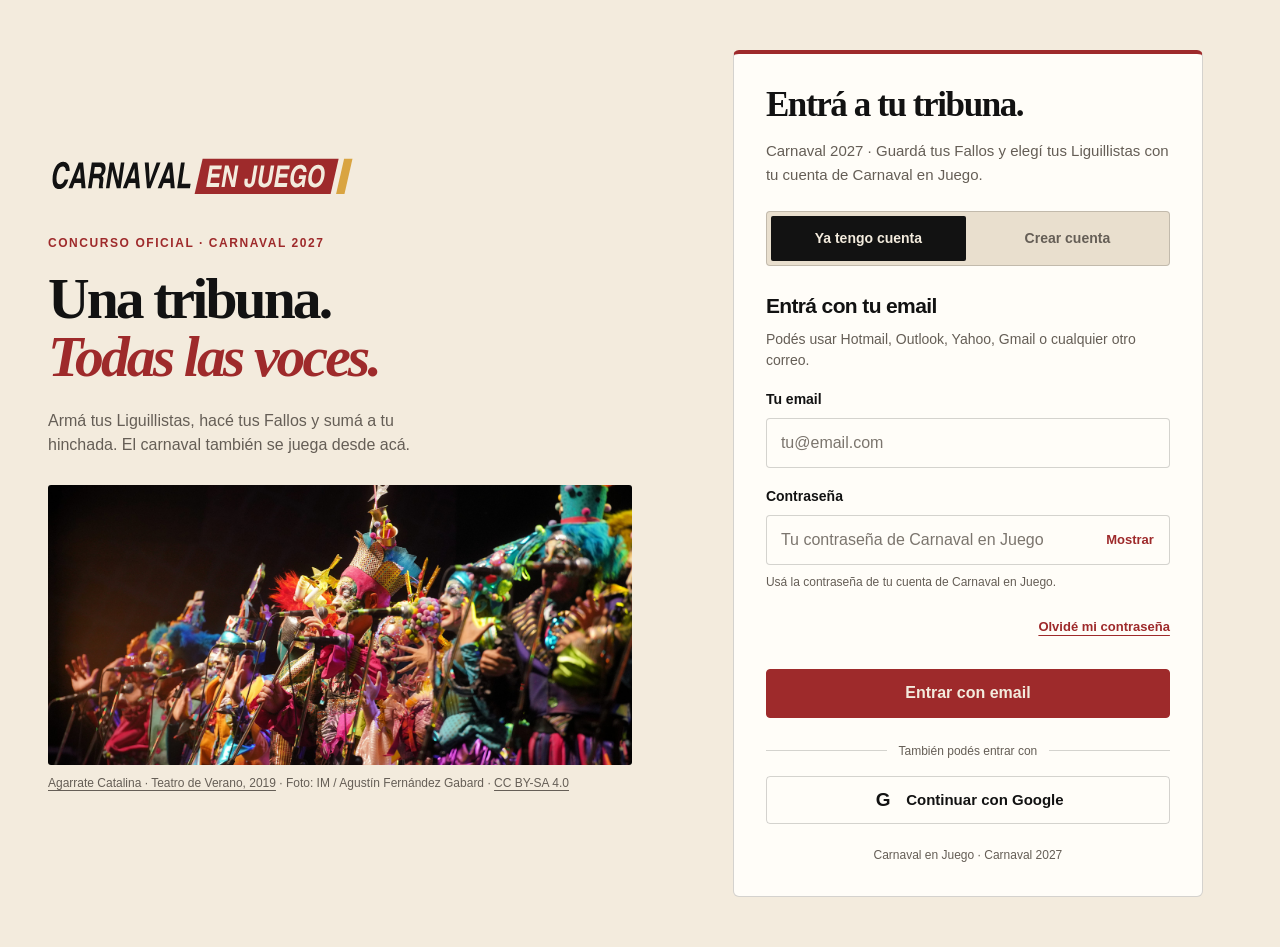
<file: index.html>
<!doctype html>
<html lang="es">
<head>
<meta charset="utf-8">
<meta name="viewport" content="width=device-width,initial-scale=1,viewport-fit=cover">
<title>Carnaval en Juego · Carnaval 2027</title>
<meta property="og:title" content="Carnaval en Juego · Carnaval 2027">
<meta property="og:description" content="Tus Liguillistas, Tus Fallos y tu hinchada. El carnaval también se juega.">
<meta property="og:type" content="website">
<meta property="og:url" content="https://www.carnavalenjuego.com/">
<meta property="og:image" content="https://www.carnavalenjuego.com/avatar-cej.png">
<meta property="og:locale" content="es_UY">
<link rel="manifest" href="/manifest.webmanifest">
<meta name="theme-color" content="#F3EBDD">
<meta name="description" content="El carnaval también se juega. Tus Liguillistas, Tus Fallos y el ranking de hinchadas del Concurso Oficial 2027.">
<link rel="icon" href="/app-icon.svg" type="image/svg+xml">
<link rel="icon" href="/favicon.png" type="image/png" sizes="32x32">
<meta name="apple-mobile-web-app-capable" content="yes">
<meta name="apple-mobile-web-app-status-bar-style" content="black-translucent">
<meta name="apple-mobile-web-app-title" content="Carnaval en Juego">
<link rel="apple-touch-icon" href="/apple-touch-icon.png">
<link rel="stylesheet" href="/brand.css?v=editorial-2027-4">
<script src="/community-demo.js?v=editorial-2027-4" defer></script>
</head>
<body>
<div id="authView" class="auth">
<section class="auth-editorial" aria-label="Carnaval en Juego"><img class="auth-wordmark" src="/logo-horizontal.svg" alt="Carnaval en Juego" width="850" height="116"><div class="kicker">Concurso Oficial · Carnaval 2027</div><h2 class="display-title">Una tribuna.<br><em>Todas las voces.</em></h2><p>Armá tus Liguillistas, hacé tus Fallos y sumá a tu hinchada. El carnaval también se juega desde acá.</p><figure><img src="/hero-carnaval.jpg" alt="Integrantes de la murga Agarrate Catalina cantando en el Teatro de Verano en 2019" width="3000" height="2001"><figcaption class="photo-credit"><a href="https://commons.wikimedia.org/wiki/File:Murga_Agarrate_Catalina_-_imf09525.jpg" target="_blank" rel="noopener noreferrer">Agarrate Catalina · Teatro de Verano, 2019</a> · Foto: IM / Agustín Fernández Gabard · <a href="https://creativecommons.org/licenses/by-sa/4.0/" target="_blank" rel="noopener noreferrer">CC BY-SA 4.0</a></figcaption></figure></section>
  <div class="authbox">
    <img class="auth-wordmark" src="/logo-horizontal.svg" alt="Carnaval en Juego" width="850" height="116">
    <h1>Entrá a tu tribuna.</h1>
    <p class="auth-intro">Carnaval 2027 · Guardá tus Fallos y elegí tus Liguillistas con tu cuenta de Carnaval en Juego.</p>
    <div id="authStandard">
    <div class="auth-tabs" role="group" aria-label="Acceso con email"><button id="tabLogin" type="button" class="active" aria-pressed="true">Ya tengo cuenta</button><button id="tabSignup" type="button" aria-pressed="false">Crear cuenta</button></div>
    <h2 class="auth-form-title" id="authFormTitle">Entrá con tu email</h2>
    <p class="auth-help" id="authEmailHelp">Podés usar Hotmail, Outlook, Yahoo, Gmail o cualquier otro correo.</p>
    <form id="authForm">
      <div class="field"><label for="authEmail">Tu email</label><input id="authEmail" name="email" type="email" inputmode="email" placeholder="tu@email.com" autocomplete="username" autocapitalize="none" spellcheck="false" aria-describedby="authEmailHelp" required></div>
      <div class="field"><label for="authPassword">Contraseña</label><div class="password-wrap"><input id="authPassword" name="password" type="password" minlength="6" placeholder="Tu contraseña de Carnaval en Juego" autocomplete="current-password" aria-describedby="authPasswordHelp" required><button id="authPasswordToggle" class="password-toggle" type="button" aria-label="Mostrar contraseña" aria-pressed="false">Mostrar</button></div><p class="password-help" id="authPasswordHelp">Usá la contraseña de tu cuenta de Carnaval en Juego.</p></div>
      <button id="authForgot" class="linkbtn auth-forgot" type="button">Olvidé mi contraseña</button>
      <div class="field hidden" id="authConfirmField"><label for="authPasswordConfirm">Repetí la contraseña</label><input id="authPasswordConfirm" name="password-confirmation" type="password" minlength="6" placeholder="Volvé a escribir la contraseña" autocomplete="new-password" disabled></div>
      <button id="authSubmit" class="submit" type="submit">Entrar con email</button>
    </form>
    <div id="authNotice" class="notice hidden" role="status" aria-live="polite"></div>
    <div class="divider">También podés entrar con</div>
    <div class="social"><button id="googleBtn" type="button"><span class="google-symbol" aria-hidden="true">G</span>Continuar con Google</button></div>
    </div>
    <div id="recoveryPanel" class="hidden">
      <h2 class="auth-form-title" id="recoveryTitle" tabindex="-1">Recuperá tu contraseña</h2>
      <p class="auth-help" id="recoveryHelp">Ingresá el email de tu cuenta y te enviaremos un enlace para elegir una nueva contraseña.</p>
      <form id="recoverForm">
        <div class="field"><label for="recoverEmail">Tu email</label><input id="recoverEmail" name="email" type="email" inputmode="email" autocomplete="email" autocapitalize="none" spellcheck="false" placeholder="tu@email.com" required></div>
        <button id="recoverSubmit" class="submit" type="submit">Enviar enlace de recuperación</button>
      </form>
      <form id="resetForm" class="hidden">
        <div class="field"><label for="resetPassword">Nueva contraseña</label><div class="password-wrap"><input id="resetPassword" name="new-password" type="password" minlength="6" autocomplete="new-password" placeholder="Elegí una nueva contraseña" aria-describedby="resetPasswordHelp" required><button id="resetPasswordToggle" class="password-toggle" type="button" aria-label="Mostrar nueva contraseña" aria-pressed="false">Mostrar</button></div><p class="password-help" id="resetPasswordHelp">Usá al menos 6 caracteres.</p></div>
        <div class="field"><label for="resetPasswordConfirm">Repetí la nueva contraseña</label><input id="resetPasswordConfirm" name="password-confirmation" type="password" minlength="6" autocomplete="new-password" placeholder="Volvé a escribir la contraseña" required></div>
        <button id="resetSubmit" class="submit" type="submit">Guardar nueva contraseña</button>
      </form>
      <div id="recoveryNotice" class="notice hidden" role="status" aria-live="polite"></div>
      <button id="recoveryBack" class="linkbtn auth-back" type="button">Volver al ingreso</button>
    </div>
    <p class="auth-footer">Carnaval en Juego · Carnaval 2027</p>
  </div>
</div>
<div id="appView" class="shell hidden">
<header class="top"><div class="brand"><button class="brand-logo" type="button" data-route="inicio" aria-label="Carnaval en Juego · Inicio"><img src="/logo-horizontal.svg" alt="Carnaval en Juego" width="850" height="116"></button><div class="mini">CARNAVAL 2027 <span class="version">V3.1</span></div></div></header>
<main>
<section id="inicio" class="screen active">
  <div class="hero"><div class="hero-copy"><div class="kicker">Concurso Oficial · 2027</div><h1>El carnaval<br>también <em>se juega.</em></h1><p>La emoción está en el escenario. Tu voz también cuenta. Elegí tus Liguillistas, compartí tus Fallos y hacé crecer tu hinchada.</p><div class="hero-actions"><button class="cta" id="homePredict">Elegí tus Liguillistas</button><button class="cta secondary" type="button" data-route="hinchada">Sumá a tu hinchada</button></div></div><figure class="hero-photo"><img src="/hero-carnaval.jpg" alt="Agarrate Catalina en el escenario del Teatro de Verano, Carnaval 2019" width="3000" height="2001"><figcaption class="photo-credit"><a href="https://commons.wikimedia.org/wiki/File:Murga_Agarrate_Catalina_-_imf09525.jpg" target="_blank" rel="noopener noreferrer">Agarrate Catalina · Teatro de Verano, 2019</a> · Fotografía de archivo</figcaption></figure></div>
  <div class="facts"><div><b id="homeCountEnsembles">39</b><span>Conjuntos</span></div><div><b id="homeCountDays">0</b><span>Etapas cargadas</span></div><div><b id="homeCountQuotas">24</b><span>Liguillistas</span></div></div>
  <div class="home-guide" aria-label="Viví el carnaval"><button type="button" class="guide-card" data-route="clasificados"><strong>Tus Liguillistas.</strong><span>Elegí tus candidatos. Podés guardar uno, varios o cambiar de opinión después.</span><small>Armá tu selección</small></button><button type="button" class="guide-card" data-route="fallos"><strong>Tu voz es Fallo.</strong><span>Después de cada actuación completada, hacé tu Fallo y descubrí el de la gente.</span><small>Entrá a Tus Fallos</small></button><button type="button" class="guide-card" data-route="hinchada"><strong>Una hinchada, vos.</strong><span>Elegí tu conjunto principal y mirá cómo se mueve el ranking de hinchadas.</span><small>Conocé el ranking</small></button></div>
  <div id="homeDemo"></div>
  <div class="section-head main-section"><h2>Fixture · Concurso Oficial</h2><span id="homeEventStatus" class="badge dark">Preparación</span></div>
  <div id="fixtureDays" class="date-tabs" role="tablist" aria-label="Jornadas"></div>
  <div id="fixtureList" class="fixture-stack"></div>
  <div class="card dark" style="margin-top:16px"><div class="kicker">Camino a la Liguilla</div><p class="muted-light" style="margin:8px 0 14px">Después de las dos primeras ruedas, 24 conjuntos avanzan a la Liguilla. La distribución por categoría se habilitará cuando quede confirmada oficialmente.</p><div id="homeQuotas" class="quota-grid"></div></div>
</section>
<section id="fallos" class="screen"><h1 class="page-title">Tus Fallos</h1><p class="page-sub">Calificá cada actuación por rubros. El promedio y tu ajuste forman el Fallo final.</p><div class="info-panel" style="margin-bottom:12px">Los Fallos se habilitan después de que cada conjunto haya actuado. Hacé tu propio Fallo para desbloquear los resultados de esa actuación en <strong>La gente</strong>.</div><div class="segmented" role="group" aria-label="Vista de Fallos"><button type="button" id="tabMyFallos" class="active" aria-pressed="true">Mis Fallos</button><button type="button" id="tabFalloCommunity" aria-pressed="false">La gente</button></div><div id="fallosCategories" class="chip-strip" aria-label="Filtrar por categoría"></div><div id="falloEditor" class="hidden"></div><div id="fallosList" class="stack"></div><div id="falloCommunityView" class="hidden"><p id="falloRankingDescription" class="muted-light"></p><details class="info-panel" style="margin-bottom:12px"><summary>Cómo se calcula el Fallo</summary><p>El resultado pondera la confianza de los Fallos y reduce la influencia de patrones de puntajes extremos y favoritismos reiterados. Cuando hay al menos 7 Fallos para una actuación, también limita el efecto de los puntajes que se alejan mucho de la mediana.</p></details><div id="falloCommunityDetail" class="hidden community-detail" aria-live="polite"></div><div id="falloRankingList" class="stack" aria-live="polite"></div><button type="button" class="text-link fallo-refresh" id="refreshFalloCommunity">Actualizar resultados</button><p class="muted-light">Solo se muestran estadísticas agregadas. Los Fallos de otras personas y sus identidades son privados.</p></div><div id="demoFallos" class="hidden"></div></section>
<section id="hinchada" class="screen"><h1 class="page-title">La Hinchada</h1><p class="page-sub">El ranking de popularidad de los conjuntos en Carnaval en Juego.</p><div class="info-panel" style="margin-bottom:12px"><strong>Cada cuenta suma a una hinchada.</strong> El ranking se ordena por quienes eligieron a cada conjunto como principal en su perfil. Los seguidores se muestran como dato adicional y no se suman a ese total.</div><button type="button" id="choosePrimary" class="cta small" style="margin-bottom:14px">Elegir mi conjunto principal</button><div id="hinchadaCategories" class="chip-strip" aria-label="Filtrar hinchadas por categoría"></div><p id="hinchadaSummary" class="muted-light"></p><div id="hinchadaList" class="stack" aria-live="polite"></div><button type="button" id="refreshHinchada" class="text-link fallo-refresh">Actualizar popularidad</button><p class="muted-light">Participan todos los conjuntos activos, incluidos los ya clasificados. Los porcentajes representan a los usuarios de la app que eligieron un principal en la categoría seleccionada. Solo se publican totales: los nombres y las preferencias individuales de otras personas permanecen privados.</p><div id="demoHinchada" class="hidden"></div></section>
<section id="conjuntos" class="screen"><h1 class="page-title">Conjuntos</h1><p class="page-sub">Los 39 conjuntos del Concurso Oficial 2027. Marcá los que querés seguir.</p><div id="ensembleCategories" class="chip-strip" aria-label="Filtrar por categoría"></div><div id="ensembleList" class="stack"></div></section>
<section id="clasificados" class="screen"><h1 class="page-title">Tus Liguillistas</h1><p id="predictionSub" class="page-sub">Elegí quiénes creés que van a llegar a la Liguilla.</p><div class="segmented"><button id="tabMyPredictions" class="active">Mi selección</button><button id="tabCommunity">La gente</button></div><div id="predictionSummary"></div><div id="predictionCategories" class="chip-strip" aria-label="Categoría de pronóstico"></div><div id="predictionList"></div></section>
<section id="perfil" class="screen"><h1 class="page-title">Perfil</h1><p class="page-sub">Tu cuenta y preferencias de Carnaval en Juego.</p>
  <div class="card">
    <div class="title" id="profileEmail"></div><div class="meta" style="margin-top:5px">Cuenta autenticada</div>
    <div class="field"><label>Nombre visible</label><input id="profileName" placeholder="Tu nombre o alias"></div>
    <div class="field"><label>Tu conjunto principal</label><select id="profilePrimary"><option value="">No tengo uno</option></select></div>
    <button id="saveProfile" class="submit">Guardar perfil</button>
    <div id="profileNotice" class="notice hidden"></div>
  </div>
  <div id="adminAccessCard" class="card dark hidden"><div class="kicker">Administración</div><div class="title" style="margin:7px 0">Sos administrador</div><div class="meta">Cargá conjuntos, actuaciones, cupos y rubros sin tocar código.</div><button id="openAdmin" class="submit">Abrir panel admin</button></div>
  <button id="logoutBtn" class="cta secondary" style="width:100%">Cerrar sesión</button>
</section>
<section id="admin" class="screen">
  <button id="adminBack" class="admin-back">Volver a Perfil</button>
  <h1 class="page-title">Panel Admin</h1><p class="page-sub">Configuración operativa del Concurso Oficial Carnaval 2027.</p>
  <div class="card">
    <div class="section-head"><h2>Estado</h2><span id="adminEventBadge" class="badge warn">draft</span></div>
    <div class="admin-summary"><div class="metric"><strong id="metricEnsembles">0</strong><span>Conjuntos</span></div><div class="metric"><strong id="metricPerformances">0</strong><span>Actuaciones</span></div><div class="metric"><strong id="metricRubrics">0</strong><span>Rubros</span></div><div class="metric"><strong id="metricRules">0</strong><span>Cupos</span></div></div>
  </div>
  <div class="card">
    <h2 class="admin-card-title">Evento</h2><p class="admin-card-sub">Mantenelo en borrador hasta que la información esté confirmada.</p>
    <div class="field"><label>Estado del evento</label><select id="eventStatus"><option value="draft">Borrador</option><option value="open">Abierto</option><option value="closed">Cerrado</option><option value="archived">Archivado</option></select></div>
    <button id="saveEvent" class="submit">Guardar estado</button>
  </div>
  <div class="card">
    <h2 class="admin-card-title">Conjuntos</h2><p class="admin-card-sub">Los 39 conjuntos del Concurso Oficial 2027 están cargados. Podés incorporar altas o cambios desde acá.</p>
    <div class="field"><label>Categoría</label><select id="ensembleCategory"></select></div>
    <div class="field"><label>Nombre del conjunto</label><input id="ensembleName" placeholder="Ej. La Trasnochada"></div>
    <button id="addEnsemble" class="submit">Agregar al Concurso</button>
    <div id="adminEnsembleList" style="margin-top:10px"></div>
  </div>
  <div class="card">
    <h2 class="admin-card-title">Actuaciones</h2><p class="admin-card-sub">El horario oficial define automáticamente el corte “Antes de actuar”.</p>
    <div class="field"><label>Conjunto</label><select id="performanceParticipant"></select></div>
    <div class="field"><label>Hora oficial de inicio (Uruguay)</label><input id="performanceStart" type="datetime-local"></div>
    <div class="field"><label>Hora estimada de fin (Uruguay)</label><input id="performanceEnd" type="datetime-local"></div>
    <div class="field"><label>Escenario / sede</label><input id="performanceVenue" placeholder="Teatro de Verano"></div>
    <div class="field"><label>Etapa / referencia</label><input id="performanceStage" placeholder="Ej. Etapa 3"></div>
    <button id="addPerformance" class="submit">Guardar actuación</button>
    <div id="adminPerformanceList" style="margin-top:10px"></div>
  </div>
  <div class="card">
    <h2 class="admin-card-title">Tus Liguillistas</h2><p class="admin-card-sub">Definí apertura, cierre y cantidad de Liguillistas por categoría cuando el reglamento 2027 quede confirmado.</p>
    <div class="field"><label>Estado de la ronda</label><select id="roundStatus"><option value="draft">Borrador</option><option value="open">Abierta</option><option value="closed">Cerrada</option></select></div>
    <div class="field"><label>Apertura</label><input id="roundOpen" type="datetime-local"></div>
    <div class="field"><label>Cierre</label><input id="roundClose" type="datetime-local"></div>
    <div id="quotaRows"></div>
    <button id="saveRound" class="submit">Guardar ronda y cupos</button>
  </div>
  <div class="card">
    <h2 class="admin-card-title">Rubros de Fallo</h2><p class="admin-card-sub">Los rubros siguen siendo configurables hasta que cerremos el criterio de cada categoría.</p>
    <div class="field"><label>Categoría</label><select id="rubricCategory"></select></div>
    <div class="field"><label>Nombre del rubro</label><input id="rubricLabel" placeholder="Ej. Texto e interpretación"></div>
    <div class="admin-actions"><div class="field"><label>Peso</label><input id="rubricWeight" type="number" min="0.1" step="0.1" value="1"></div><div class="field"><label>Orden</label><input id="rubricOrder" type="number" min="0" step="1" value="1"></div></div>
    <label class="toggle"><input id="rubricActive" type="checkbox"> Activar este rubro para los Fallos</label>
    <button id="addRubric" class="submit">Agregar rubro</button>
    <div id="adminRubricList" style="margin-top:10px"></div>
  </div>
  <div class="card">
    <h2 class="admin-card-title">Historial</h2><p class="admin-card-sub">Últimos cambios hechos desde Administración.</p><div id="adminLogList"><div class="empty">Sin cambios todavía.</div></div>
  </div>
</section>
</main>
<footer class="site-footer"><div><img src="/logo-horizontal.svg" alt="Carnaval en Juego" width="850" height="116"><p>Una tribuna para todas las voces.</p></div><div class="footer-links"><a href="https://www.instagram.com/carnavalenjuego/" target="_blank" rel="noopener noreferrer">Instagram</a><button type="button" class="linkbtn" data-route="perfil">Mi perfil</button></div><div class="footer-credit">Concurso Oficial Carnaval 2027 · Foto de Agarrate Catalina en el Teatro de Verano, 2019. Intendencia de Montevideo / Agustín Fernández Gabard. <a href="https://commons.wikimedia.org/wiki/File:Murga_Agarrate_Catalina_-_imf09525.jpg" target="_blank" rel="noopener noreferrer">Fuente</a> · <a href="https://creativecommons.org/licenses/by-sa/4.0/" target="_blank" rel="noopener noreferrer">CC BY-SA 4.0</a>. Fotografía original, encuadrada en pantalla.</div></footer>
<nav class="bottom" aria-label="Navegación principal"><button class="nav active" data-screen="inicio"><svg viewBox="0 0 24 24" aria-hidden="true"><path d="m3 10 9-7 9 7v10a1 1 0 0 1-1 1h-5v-7H9v7H4a1 1 0 0 1-1-1Z"/></svg>Inicio</button><button class="nav" data-screen="fallos"><svg viewBox="0 0 24 24" aria-hidden="true"><path d="M9 4H5v17h14V4h-4M9 2h6v4H9Zm-1 9h8m-8 5h5"/></svg>Tus Fallos</button><button class="nav" data-screen="hinchada"><svg viewBox="0 0 24 24" aria-hidden="true"><path d="M5 21V3m0 1h14l-3 5 3 5H5"/></svg>Hinchada</button><button class="nav" data-screen="conjuntos"><svg viewBox="0 0 24 24" aria-hidden="true"><circle cx="9" cy="7" r="3"/><path d="M3 21v-3a6 6 0 0 1 12 0v3m1-17a3 3 0 0 1 0 6m3 11v-3a6 6 0 0 0-2-4"/></svg>Conjuntos</button><button class="nav" data-screen="clasificados"><svg viewBox="0 0 24 24" aria-hidden="true"><rect x="4" y="3" width="16" height="18" rx="2"/><path d="m8 9 2 2 5-5m-7 9h8"/></svg>Liguillistas</button><button class="nav" data-screen="perfil"><svg viewBox="0 0 24 24" aria-hidden="true"><circle cx="12" cy="7" r="4"/><path d="M4 21a8 8 0 0 1 16 0"/></svg>Perfil</button></nav>
</div>
<div id="toast" class="toast"></div>
<script>
const SUPABASE_URL='https://pxuddoytpekeunhuvqgo.supabase.co';
const SUPABASE_KEY='sb_publishable_iucwkSTyUg8_4je67wKQug_0MKK1snb';
const $=s=>document.querySelector(s), $$=s=>[...document.querySelectorAll(s)];
let signupMode=false;
let recoveryMode=null,recoverySession=null;
try{recoverySession=JSON.parse(sessionStorage.getItem('cej_recovery_session')||'null')}catch{sessionStorage.removeItem('cej_recovery_session')}
let session=JSON.parse(localStorage.getItem('cej_session')||'null');
let state={categories:[],event:null,round:null,ensembles:[],participants:[],performances:[],rubrics:[],rules:[],profile:null,isAdmin:false,logs:[],follows:[],myFallos:[],snapshots:[],mySelections:{},predictionDirty:{},predictionLoadErrors:{},community:{}};
function clearRecoverySession(){recoverySession=null;sessionStorage.removeItem('cej_recovery_session')}
function showPasswordRecovery(mode='request'){
  recoveryMode=mode;$('#authStandard').classList.add('hidden');$('#recoveryPanel').classList.remove('hidden');$('#appView').classList.add('hidden');$('#authView').classList.remove('hidden');
  $('#recoverForm').classList.toggle('hidden',mode==='reset');$('#resetForm').classList.toggle('hidden',mode!=='reset');
  $('#recoveryTitle').textContent=mode==='reset'?'Elegí tu nueva contraseña':'Recuperá tu contraseña';$('#recoveryHelp').textContent=mode==='reset'?'Escribí y confirmá una nueva contraseña para tu cuenta de Carnaval en Juego.':'Ingresá el email de tu cuenta y te enviaremos un enlace para elegir una nueva contraseña.';
  $('#recoveryNotice').classList.add('hidden');$('#recoveryTitle').focus();
}
function expiredRecovery(){clearRecoverySession();showPasswordRecovery();notice($('#recoveryNotice'),'El enlace venció o ya fue utilizado. Pedí uno nuevo para recuperar tu contraseña.','error')}
async function hydrateOAuthSessionFromHash(){
  const p=new URLSearchParams(location.hash.slice(1)),access_token=p.get('access_token'),isRecovery=p.get('type')==='recovery';
  if(access_token||p.has('error')||p.has('error_code')||isRecovery)history.replaceState({},document.title,location.pathname+location.search);
  if(p.has('error')||p.has('error_code')||(isRecovery&&!access_token)){expiredRecovery();return}
  if(!access_token&&!recoverySession)return;
  const restoring=!access_token,token=access_token||recoverySession?.access_token;
  if(restoring&&(!token||!recoverySession.expires_at||recoverySession.expires_at<=Date.now())){expiredRecovery();return}
  try{
    const r=await fetch(SUPABASE_URL+'/auth/v1/user',{headers:{apikey:SUPABASE_KEY,Authorization:'Bearer '+token}});
    if(!r.ok)throw new Error('invalid_session');const user=await r.json();
    if(isRecovery||restoring){
      if(!restoring){clearRecoverySession();recoverySession={access_token,user,expires_at:Date.now()+Number(p.get('expires_in')||3600)*1000};sessionStorage.setItem('cej_recovery_session',JSON.stringify(recoverySession))}
      session=null;localStorage.removeItem('cej_session');showPasswordRecovery('reset');return;
    }
    clearRecoverySession();session={access_token,refresh_token:p.get('refresh_token'),user,expires_in:Number(p.get('expires_in')||3600),token_type:p.get('token_type')||'bearer'};localStorage.setItem('cej_session',JSON.stringify(session));
  }catch{if(isRecovery||restoring)expiredRecovery();else notice($('#authNotice'),'No se pudo validar el enlace de acceso. Volvé a iniciar sesión.','error')}
}
function socialLogin(provider){const redirect=location.origin+location.pathname;location.href=SUPABASE_URL+'/auth/v1/authorize?provider='+encodeURIComponent(provider)+'&redirect_to='+encodeURIComponent(redirect)}
function toast(m){const t=$('#toast');t.textContent=m;t.classList.add('show');setTimeout(()=>t.classList.remove('show'),2500)}
function notice(el,msg,type=''){el.textContent=msg;el.className='notice '+type}
function headers(auth=false,extra={}){const h={'apikey':SUPABASE_KEY,'Content-Type':'application/json',...extra};if(auth&&session?.access_token)h.Authorization='Bearer '+session.access_token;return h}
async function authSignup(email,password){const r=await fetch(SUPABASE_URL+'/auth/v1/signup',{method:'POST',headers:headers(),body:JSON.stringify({email,password})});const d=await r.json();if(!r.ok)throw new Error(d.msg||d.message||d.error_description||'No se pudo crear la cuenta');return d}
async function authLogin(email,password){const r=await fetch(SUPABASE_URL+'/auth/v1/token?grant_type=password',{method:'POST',headers:headers(),body:JSON.stringify({email,password})});const d=await r.json();if(!r.ok)throw new Error(d.msg||d.message||d.error_description||'No se pudo iniciar sesión');return d}
async function authRecover(email){const redirect=location.origin+location.pathname;const r=await fetch(SUPABASE_URL+'/auth/v1/recover?redirect_to='+encodeURIComponent(redirect),{method:'POST',headers:headers(),body:JSON.stringify({email})});if(!r.ok)throw new Error(r.status===429?'Esperá unos minutos antes de pedir otro enlace.':'No se pudo enviar el enlace. Esperá unos minutos y volvé a intentar.')}
async function authResetPassword(password){
  if(!recoverySession?.access_token||recoverySession.expires_at<=Date.now()){expiredRecovery();throw new Error('El enlace venció. Pedí uno nuevo para continuar.')}
  const r=await fetch(SUPABASE_URL+'/auth/v1/user',{method:'PUT',headers:headers(false,{Authorization:'Bearer '+recoverySession.access_token}),body:JSON.stringify({password})});
  const d=await r.json();if(!r.ok){if(r.status===401||r.status===403)expiredRecovery();throw new Error(d.msg||d.message||d.error_description||'No se pudo cambiar la contraseña. Volvé a intentar.')}return d;
}
async function refreshSession(){if(!session?.refresh_token)return false;const r=await fetch(SUPABASE_URL+'/auth/v1/token?grant_type=refresh_token',{method:'POST',headers:headers(),body:JSON.stringify({refresh_token:session.refresh_token})});if(!r.ok)return false;session=await r.json();localStorage.setItem('cej_session',JSON.stringify(session));return true}
async function request(path,opts={}){let r=await fetch(SUPABASE_URL+path,{...opts,headers:headers(true,opts.headers||{})});if(r.status===401&&await refreshSession())r=await fetch(SUPABASE_URL+path,{...opts,headers:headers(true,opts.headers||{})});let d=null;const txt=await r.text();if(txt){try{d=JSON.parse(txt)}catch{d=txt}}if(!r.ok)throw new Error(d?.message||d?.hint||d?.error_description||String(d)||'Error del servidor');return d}
async function apiGet(table,query=''){return request('/rest/v1/'+table+(query?'?'+query:''),{method:'GET'})}
async function apiInsert(table,obj,query=''){return request('/rest/v1/'+table+(query?'?'+query:''),{method:'POST',headers:{Prefer:'return=representation'},body:JSON.stringify(obj)})}
async function apiPatch(table,query,obj){return request('/rest/v1/'+table+'?'+query,{method:'PATCH',headers:{Prefer:'return=representation'},body:JSON.stringify(obj)})}
async function apiDelete(table,query){return request('/rest/v1/'+table+'?'+query,{method:'DELETE',headers:{Prefer:'return=representation'}})}
function slugify(s){return s.normalize('NFD').replace(/[\u0300-\u036f]/g,'').toLowerCase().replace(/[^a-z0-9]+/g,'-').replace(/(^-|-$)/g,'')}
function localToIso(v){return v?new Date(v+':00-03:00').toISOString():null}
function isoToLocal(v){if(!v)return'';const t=new Intl.DateTimeFormat('sv-SE',{timeZone:'America/Montevideo',year:'numeric',month:'2-digit',day:'2-digit',hour:'2-digit',minute:'2-digit',hourCycle:'h23'}).format(new Date(v));return t.replace(' ','T')}
function esc(v){return String(v??'').replace(/[&<>'"]/g,c=>({'&':'&amp;','<':'&lt;','>':'&gt;',"'":'&#39;','"':'&quot;'}[c]))}
function showScreen(id){ui.screen=id;window.CEJDemo?.render();window.CEJDemo?.refresh();$$('.screen').forEach(x=>x.classList.remove('active'));$('#'+id).classList.add('active');$$('.nav').forEach(x=>x.classList.toggle('active',x.dataset.screen===id));window.scrollTo({top:0,behavior:'instant'});if(id==='hinchada'){renderHinchada();fetchHinchada()}}
function setAuthMode(v){signupMode=v;$('#authForgot').classList.toggle('hidden',v);$('#tabLogin').classList.toggle('active',!v);$('#tabSignup').classList.toggle('active',v);$('#tabLogin').setAttribute('aria-pressed',String(!v));$('#tabSignup').setAttribute('aria-pressed',String(v));$('#authFormTitle').textContent=v?'Creá tu cuenta con email':'Entrá con tu email';$('#authSubmit').textContent=v?'Crear cuenta con email':'Entrar con email';$('#authEmail').setAttribute('autocomplete',v?'email':'username');$('#authPassword').setAttribute('autocomplete',v?'new-password':'current-password');$('#authPassword').placeholder=v?'Elegí una contraseña':'Tu contraseña de Carnaval en Juego';$('#authPasswordHelp').textContent=v?'Elegí una contraseña para Carnaval en Juego, de al menos 6 caracteres.':'Usá la contraseña de tu cuenta de Carnaval en Juego.';$('#authPassword').type='password';$('#authPasswordToggle').textContent='Mostrar';$('#authPasswordToggle').setAttribute('aria-label','Mostrar contraseña');$('#authPasswordToggle').setAttribute('aria-pressed','false');$('#authConfirmField').classList.toggle('hidden',!v);$('#authPasswordConfirm').disabled=!v;$('#authPasswordConfirm').required=v;$('#authPasswordConfirm').value='';$('#authNotice').classList.add('hidden')}
function renderSelectOptions(){const cats=state.categories.map(c=>`<option value="${c.id}">${esc(c.name)}</option>`).join('');$('#ensembleCategory').innerHTML=cats;$('#rubricCategory').innerHTML=cats;$('#profilePrimary').innerHTML='<option value="">No tengo uno</option>'+state.ensembles.map(e=>`<option value="${e.id}">${esc(e.name)}</option>`).join('');$('#performanceParticipant').innerHTML=state.participants.map(p=>{const e=state.ensembles.find(x=>x.id===p.ensemble_id);return `<option value="${p.id}">${esc(e?.name||'Conjunto')}</option>`}).join('')||'<option value="">Sin participantes</option>'}
// PUBLIC INTERFACE: Carnaval 2027, fixture, Fallos, Hinchada y Tus Liguillistas.
let ui={screen:'inicio',hinchadaCat:'all',dayIndex:0,conjuntosCat:'all',fallosCat:'all',fallosTab:'mine',communityPerformanceId:null,predCat:null,predTab:'mine',falloId:null,adjustment:0,scores:{}};
let falloCommunity={rankings:{},details:{}},falloCommunityEpoch=0,stateUserId=null;
function resetFalloCommunity(){falloCommunityEpoch++;falloCommunity={rankings:{},details:{}};$('#falloRankingList').innerHTML='';$('#falloCommunityDetail').innerHTML='';$('#falloCommunityDetail').classList.add('hidden')}
function performanceStatus(p){return ({scheduled:'Programada',suspended:'Suspendida',rescheduled:'Reprogramada',completed:'Finalizada'})[p.status]||'Pendiente'}
function performanceBadge(p){const type=['scheduled','suspended','rescheduled','completed'].includes(p.status)?p.status:'scheduled';return `<span class="performance-status ${type}">${performanceStatus(p)}</span>`}
function performanceDate(p){return p.scheduled_at?esc(uyDay(p.scheduled_at)+' · '+uyTime(p.scheduled_at)):'Fecha a confirmar'}
function performanceNote(p){return p.status==='suspended'?`<p class="performance-note">${esc(p.suspension_reason||'Esperando nueva fecha. Los Fallos permanecen cerrados.')}</p>`:p.status==='rescheduled'?`<p class="performance-note">Nueva fecha: ${performanceDate(p)}${p.original_scheduled_at?' · Antes: '+esc(uyDay(p.original_scheduled_at)+' · '+uyTime(p.original_scheduled_at)):''}</p>`:''}
function uyPart(d,type){return new Intl.DateTimeFormat('es-UY',{timeZone:'America/Montevideo',weekday:'short',day:'2-digit',month:'2-digit',year:'numeric',hour:'2-digit',minute:'2-digit',hourCycle:'h23'}).formatToParts(new Date(d)).find(p=>p.type===type)?.value||''}
function uyDateKey(d){return [uyPart(d,'year'),uyPart(d,'month'),uyPart(d,'day')].join('-')}
function uyDay(d){return uyPart(d,'weekday').replace('.','')+' '+uyPart(d,'day')+'/'+uyPart(d,'month')}
function uyTime(d){return uyPart(d,'hour')+':'+uyPart(d,'minute')}
function eventParts(){return state.participants.filter(p=>p.event_id===state.event?.id&&p.status!=='withdrawn')}
function ensembleOfPart(participant){return state.ensembles.find(e=>e.id===participant?.ensemble_id)}
function forPerformance(p){const ep=state.participants.find(x=>x.id===p.event_participant_id),e=ensembleOfPart(ep),c=state.categories.find(x=>x.id===e?.category_id);return {p,ep,e,c}}
function allPerformances(){return state.performances.filter(p=>p.event_id===state.event?.id).slice().sort((a,b)=>new Date(a.scheduled_at)-new Date(b.scheduled_at)).map(forPerformance).filter(x=>x.e&&x.c)}
function quotaOf(category){const value=state.rules.find(r=>r.category_id===category.id&&r.round_id===state.round?.id)?.selection_quota;const n=Number(value);return Number.isInteger(n)&&n>0?n:null}
function categoryName(cat){return cat?.name==='Comparsas'?'Lubolos':(cat?.name||'')}
function uiCategories(selected,callback,all=false){return (all?[{id:'all',name:'Todos'}]:[]).concat(state.categories).map(c=>`<button type="button" class="chip ${selected===c.id?'active':''}" data-${callback}="${esc(c.id)}">${esc(categoryName(c))}</button>`).join('')}
function showHome(){
  const p=allPerformances(),days=[...new Set(p.map(x=>uyDateKey(x.p.scheduled_at)))];
  if(ui.dayIndex>=days.length)ui.dayIndex=0;
  $('#homeCountEnsembles').textContent=eventParts().length;$('#homeCountDays').textContent=days.length;$('#homeCountQuotas').textContent=24;
  $('#homeEventStatus').textContent=state.event?.status==='open'?'En curso':state.event?.status==='closed'?'Finalizado':'Preparación';
  $('#fixtureDays').innerHTML=days.map((date,i)=>{const first=p.find(x=>uyDateKey(x.p.scheduled_at)===date);return `<button type="button" class="date-tab ${ui.dayIndex===i?'active':''}" data-fixture-day="${i}" role="tab" aria-selected="${ui.dayIndex===i}">${esc(uyPart(first.p.scheduled_at,'weekday').replace('.',''))}<strong>${esc(uyPart(first.p.scheduled_at,'day'))}</strong></button>`}).join('');
  $('#fixtureList').innerHTML=(p.filter(x=>uyDateKey(x.p.scheduled_at)===days[ui.dayIndex]).map(x=>`<div class="fixture-row"><div class="fixture-time">${uyTime(x.p.scheduled_at)}</div><div class="fixture-info"><strong>${esc(x.e.name)}</strong><small><span class="category-dot ${esc(x.c.slug)}"></span>${esc(categoryName(x.c))}</small>${performanceNote(x.p)}</div><div class="fixture-side">${x.p.stage_label?`<span class="soft-pill">${esc(x.p.stage_label)}</span>`:''}${performanceBadge(x.p)}</div></div>`).join(''))||'<div class="info-panel"><strong>El fixture oficial todavía no está cargado.</strong> Apenas se publique, las etapas aparecerán acá.</div>';
  $('#homeQuotas').innerHTML=state.categories.map(c=>{const n=eventParts().map(ensembleOfPart).filter(e=>e&&e.category_id===c.id).length;return `<div class="quota-stat"><span>${esc(categoryName(c))}</span><b>${n}</b><em>en concurso</em></div>`}).join('');
  $$('#fixtureDays [data-fixture-day]').forEach(b=>b.onclick=()=>{ui.dayIndex=Number(b.dataset.fixtureDay);showHome()});
}
async function toggleFollow(id){
  if(!session?.user)return toast('Entrá para seguir conjuntos');
  try{if(state.follows.some(f=>f.ensemble_id===id)){await apiDelete('user_follows',`user_id=eq.${session.user.id}&ensemble_id=eq.${id}`);state.follows=state.follows.filter(f=>f.ensemble_id!==id)}else{await apiInsert('user_follows',{user_id:session.user.id,ensemble_id:id});state.follows.push({ensemble_id:id})}resetHinchada();renderConjuntos()}
  catch(e){toast(e.message)}
}
function renderConjuntos(){
  $('#ensembleCategories').innerHTML=uiCategories(ui.conjuntosCat,'ensemble-cat',true);
  const rows=eventParts().map(ep=>({ep,e:ensembleOfPart(ep)})).filter(x=>x.e).filter(x=>ui.conjuntosCat==='all'||x.e.category_id===ui.conjuntosCat).sort((a,b)=>a.e.name.localeCompare(b.e.name,'es'));
  $('#ensembleList').innerHTML=rows.map(x=>{
    const cat=state.categories.find(c=>c.id===x.e.category_id),p=allPerformances().find(y=>y.e.id===x.e.id),isFollowed=state.follows.some(f=>f.ensemble_id===x.e.id);
    const snapshot=state.snapshots.find(s=>s.ensemble_id===x.e.id&&s.performance_id===p?.p.id&&s.snapshot_type==='pre_performance');
    return `<div class="ensemble-card"><div class="row"><div class="list-main"><div class="list-title">${esc(x.e.name)}</div><div class="list-meta"><span class="category-dot ${esc(cat?.slug||'')}"></span>${esc(categoryName(cat))}${p?' · '+performanceDate(p.p):''}</div>${p?performanceBadge(p.p)+performanceNote(p.p):''}</div><button type="button" class="follow ${isFollowed?'selected':''}" data-follow="${x.e.id}" aria-label="${isFollowed?'Dejar de seguir':'Seguir'} ${esc(x.e.name)}">${isFollowed?'★ Siguiendo':'☆ Seguir'}</button></div>${snapshot?`<span class="card-badge">Antes de actuar · ${Number(snapshot.percentage).toFixed(1)}%</span>`:''}</div>`
  }).join('')||'<div class="info-panel">No hay conjuntos en esta categoría.</div>';
  $$('#ensembleCategories [data-ensemble-cat]').forEach(b=>b.onclick=()=>{ui.conjuntosCat=b.dataset.ensembleCat;renderConjuntos()});
  $$('#ensembleList [data-follow]').forEach(b=>b.onclick=()=>toggleFollow(b.dataset.follow));
}
function falloIsOpen(p){return Boolean(p&&p.status==='completed')}
function renderFallos(){
  window.CEJDemo?.render();
  $('#fallosCategories').innerHTML=uiCategories(ui.fallosCat,'fallo-cat',true);
  const rows=allPerformances().filter(x=>ui.fallosCat==='all'||x.c.id===ui.fallosCat);
  const community=ui.fallosTab==='community';
  $('#tabMyFallos').classList.toggle('active',!community);$('#tabMyFallos').setAttribute('aria-pressed',String(!community));
  $('#tabFalloCommunity').classList.toggle('active',community);$('#tabFalloCommunity').setAttribute('aria-pressed',String(community));
  $('#fallosList').classList.toggle('hidden',community);$('#falloCommunityView').classList.toggle('hidden',!community);
  if(community){$('#falloEditor').classList.add('hidden');renderFalloCommunity()}
  $('#fallosList').innerHTML=rows.map(x=>{
    const own=ownFallo(x.p.id),opened=falloIsOpen(x.p),rubs=state.rubrics.filter(r=>r.is_active&&r.category_id===x.c.id);
    const availability=own?`<span class="badge good">Tu Fallo ${Number(own.final_score).toFixed(2)}</span>`:opened?'<span class="badge good">Disponible</span>':`<span class="soft-pill">${x.p.status==='suspended'?'Esperando nueva fecha':'Después de actuar'}</span>`;
    return `<div class="fallo-card"><div class="row"><div class="list-main"><div class="list-title">${esc(x.e.name)}</div><div class="list-meta">${esc(categoryName(x.c))} · ${performanceDate(x.p)}</div>${performanceBadge(x.p)}${performanceNote(x.p)}</div>${availability}</div>${own?`<button type="button" class="text-link" data-fallo-detail="${x.p.id}">Tu Fallo vs. La gente</button>`:''}${opened&&!own&&rubs.length?`<button type="button" class="text-link" data-open-fallo="${x.p.id}">Hacer mi Fallo</button>`:''}${opened&&!own&&!rubs.length?'<p class="tiny-muted">Pendiente de configurar rubros para esta categoría.</p>':''}</div>`
  }).join('')||'<div class="info-panel">No se encontraron actuaciones.</div>';
  $$('#fallosCategories [data-fallo-cat]').forEach(b=>b.onclick=()=>{ui.fallosCat=b.dataset.falloCat;ui.communityPerformanceId=null;ui.falloId=null;$('#falloEditor').classList.add('hidden');renderFallos()});
  $$('#fallosList [data-open-fallo]').forEach(b=>b.onclick=()=>{openFallo(b.dataset.openFallo)});
  $$('#fallosList [data-fallo-detail]').forEach(b=>b.onclick=()=>openFalloCommunity(b.dataset.falloDetail));
}
function openFallo(id){
  const info=allPerformances().find(x=>x.p.id===id);
  if(!session?.user||!info||!falloIsOpen(info.p)||state.myFallos.some(f=>f.performance_id===id))return;
  ui.fallosTab='mine';ui.falloId=id;ui.adjustment=0;ui.scores={};renderFallos();renderFalloEditor();$('#falloEditor').scrollIntoView({behavior:'smooth',block:'start'});
}
function ownFallo(id){return session?.user&&stateUserId===session.user.id&&state.myFallos.find(f=>f.performance_id===id)}
function aggregateNumber(value){return value!==null&&value!==undefined&&value!==''&&typeof value!=='boolean'&&Number.isFinite(Number(value))?Number(value):null}
function falloScore(value){const n=aggregateNumber(value);return n===null?'—':n.toLocaleString('es-UY',{minimumFractionDigits:2,maximumFractionDigits:2})}
function aggregateScores(row){return {reliable_average:aggregateNumber(row.reliable_average)}}
let hinchada={status:'idle',rows:[]},hinchadaEpoch=0;
function resetHinchada(){hinchadaEpoch++;hinchada={status:'idle',rows:[]};$('#hinchadaList').innerHTML='';$('#hinchadaSummary').textContent=''}
async function fetchHinchada(){
  if(!session?.user||stateUserId!==session.user.id||hinchada.status==='loading'||hinchada.status==='ready')return;
  const epoch=hinchadaEpoch,user=session.user.id;
  hinchada={status:'loading',rows:[]};renderHinchada();
  try{
    const rows=await request('/rest/v1/rpc/get_hinchada_ranking',{method:'POST',body:JSON.stringify({})});
    if(epoch!==hinchadaEpoch||session?.user?.id!==user||stateUserId!==user)return;
    if(!Array.isArray(rows))throw new Error('Invalid aggregate response');
    const active=new Set(state.ensembles.filter(e=>e.is_active!==false).map(e=>e.id));
    hinchada={status:'ready',rows:rows.filter(r=>r&&active.has(r.ensemble_id)).map(r=>({ensemble_id:r.ensemble_id,primary_fans:Math.max(0,Math.floor(aggregateNumber(r.primary_fans)||0)),followers:Math.max(0,Math.floor(aggregateNumber(r.followers)||0))}))};
  }catch{if(epoch!==hinchadaEpoch||session?.user?.id!==user)return;hinchada={status:'error',rows:[]}}
  if(ui.screen==='hinchada')renderHinchada();
}
function renderHinchada(){
  window.CEJDemo?.render();
  $('#hinchadaCategories').innerHTML=uiCategories(ui.hinchadaCat,'hinchada-cat',true);
  $$('#hinchadaCategories [data-hinchada-cat]').forEach(b=>b.onclick=()=>{ui.hinchadaCat=b.dataset.hinchadaCat;renderHinchada()});
  const root=$('#hinchadaList'),loading=hinchada.status==='loading'||hinchada.status==='idle';
  root.setAttribute('aria-busy',String(loading));$('#refreshHinchada').disabled=hinchada.status==='loading';
  $('#hinchadaSummary').textContent='';
  if(!session?.user||stateUserId!==session.user.id){root.innerHTML='<div class="info-panel">Cargando los datos de tu cuenta…</div>';return}
  if(loading){root.innerHTML='<div class="info-panel" role="status">Cargando el ranking de hinchadas…</div>';return}
  if(hinchada.status==='error'){root.innerHTML='<div class="warning-inline" role="alert">No se pudo cargar la popularidad. Tocá «Actualizar popularidad» para reintentar.</div>';return}
  const rows=hinchada.rows.map(r=>({...r,e:state.ensembles.find(e=>e.id===r.ensemble_id)})).filter(r=>r.e&&(ui.hinchadaCat==='all'||r.e.category_id===ui.hinchadaCat)).sort((a,b)=>b.primary_fans-a.primary_fans||a.e.name.localeCompare(b.e.name,'es'));
  const total=rows.reduce((n,r)=>n+r.primary_fans,0),category=state.categories.find(c=>c.id===ui.hinchadaCat);
  $('#hinchadaSummary').textContent=`${total.toLocaleString('es-UY')} ${total===1?'usuario eligió':'usuarios eligieron'} un conjunto principal${category?' en '+categoryName(category):' entre todos los conjuntos activos'}.`;
  let html=total?'':'<div class="info-panel"><strong>La hinchada está por formarse.</strong> Todavía no hay conjuntos principales elegidos en esta categoría. Podés elegir el tuyo en Perfil.</div>';
  let place=0,previous=null;
  html+=rows.map((r,i)=>{
    if(r.primary_fans!==previous){place=i+1;previous=r.primary_fans}
    const percentage=total?100*r.primary_fans/total:0,cat=state.categories.find(c=>c.id===r.e.category_id);
    return `<div class="card hinchada-card"><div class="ranking-card" style="padding:0"><span class="ranking-place">${r.primary_fans?place:'—'}</span><div class="list-main"><div class="list-title">${esc(r.e.name)}</div><div class="list-meta">${esc(categoryName(cat))}${state.profile?.primary_ensemble_id===r.e.id?' · Tu conjunto principal':''}</div></div><div class="ranking-score">${r.primary_fans.toLocaleString('es-UY')}<small>${r.primary_fans===1?'hincha':'hinchas'}</small></div></div><div class="hinchada-stats"><span><b>${percentage.toLocaleString('es-UY',{minimumFractionDigits:1,maximumFractionDigits:1})}%</b> de los principales</span><span><b>${r.followers.toLocaleString('es-UY')}</b> ${r.followers===1?'seguidor':'seguidores'}</span></div><div class="progress-track"><div class="progress-bar" style="width:${percentage}%"></div></div></div>`;
  }).join('');
  root.innerHTML=rows.length?html:'<div class="info-panel">No hay conjuntos activos en esta categoría.</div>';
}
$('#choosePrimary').onclick=()=>{showScreen('perfil');$('#profilePrimary').focus()};
$('#refreshHinchada').onclick=()=>{resetHinchada();fetchHinchada()};
function unlockedPerformances(){return allPerformances().filter(x=>ownFallo(x.p.id)&&(ui.fallosCat==='all'||x.c.id===ui.fallosCat))}
function communityCategories(){return [...new Set(unlockedPerformances().map(x=>x.c.id))]}
async function fetchFalloRanking(category){
  if(!session?.user||!communityCategories().includes(category)||falloCommunity.rankings[category])return;
  const epoch=falloCommunityEpoch,user=session.user.id;
  falloCommunity.rankings[category]={status:'loading',rows:[]};
  try{
    const rows=await request('/rest/v1/rpc/get_unlocked_fallo_ranking',{method:'POST',body:JSON.stringify({p_category_id:category})});
    if(epoch!==falloCommunityEpoch||session?.user?.id!==user)return;
    // Allow only known, personally unlocked performances; never retain individual records.
    const allowed=allPerformances().filter(x=>x.c.id===category&&ownFallo(x.p.id));
    falloCommunity.rankings[category]={status:'ready',rows:(Array.isArray(rows)?rows:[]).filter(row=>allowed.some(x=>x.p.id===row.performance_id)).map(row=>({performance_id:row.performance_id,total_fallos:Math.max(0,aggregateNumber(row.total_fallos)||0),...aggregateScores(row)}))};
  }catch{if(epoch!==falloCommunityEpoch||session?.user?.id!==user)return;falloCommunity.rankings[category]={status:'error',rows:[]}}
  if(ui.fallosTab==='community')renderFalloCommunity();
}
function renderFalloCommunity(){
  $('#falloRankingDescription').textContent='Fallo Confiable, calculado con el algoritmo de confianza. Se ordenan solo las actuaciones para las que ya hiciste tu Fallo; no es el ranking completo de la categoría.';
  const root=$('#falloRankingList'),unlocked=unlockedPerformances(),cats=communityCategories();
  const loading=cats.some(c=>!falloCommunity.rankings[c]||falloCommunity.rankings[c].status==='loading');
  const errors=cats.some(c=>falloCommunity.rankings[c]?.status==='error');
  root.setAttribute('aria-busy',String(loading));
  let html=loading?'<div class="info-panel" role="status">Cargando resultados de La gente…</div>':'';
  if(errors)html+='<div class="warning-inline" role="alert">No se pudieron cargar algunos resultados. Tocá «Actualizar resultados» para reintentar.</div>';
  for(const cat of state.categories.filter(c=>ui.fallosCat==='all'||c.id===ui.fallosCat)){
    const ranking=falloCommunity.rankings[cat.id];
    const rows=(ranking?.rows||[]).filter(r=>ownFallo(r.performance_id)&&unlocked.some(x=>x.p.id===r.performance_id)).map(r=>({...r,info:unlocked.find(x=>x.p.id===r.performance_id)})).sort((a,b)=>{
      const av=a.reliable_average,bv=b.reliable_average;return av===null?(bv===null?a.info.e.name.localeCompare(b.info.e.name,'es'):1):bv===null?-1:bv-av||a.info.e.name.localeCompare(b.info.e.name,'es');
    });
    if(!rows.length)continue;
    html+=`<div class="category-heading" style="margin-top:12px"><h2>${esc(categoryName(cat))}</h2><span>${rows.length} desbloqueada${rows.length===1?'':'s'}</span></div>`;
    let place=0,previous=null;
    html+=rows.map((r,i)=>{if(r.reliable_average!==previous){place=i+1;previous=r.reliable_average}return `<div class="ranking-card"><span class="ranking-place">${r.reliable_average===null?'—':place}</span><div class="list-main"><div class="list-title">${esc(r.info.e.name)}</div><div class="list-meta">${performanceDate(r.info.p)} · ${r.total_fallos} Fallos</div>${performanceBadge(r.info.p)}<div class="list-meta">Tu Fallo: ${falloScore(ownFallo(r.performance_id)?.final_score)}</div><button type="button" class="text-link" data-community-detail="${esc(r.performance_id)}">Comparar y ver rubros</button></div><div class="ranking-score">${falloScore(r.reliable_average)}<small>${r.reliable_average===null?'Sin datos':'Fallo Confiable'}</small></div></div>`}).join('');
  }
  if(!unlocked.length)html+='<div class="info-panel"><strong>Primero, tu opinión.</strong> Hacé tu Fallo después de cada actuación para ver cómo la calificó la comunidad. Cada actuación se desbloquea por separado.</div>';
  else if(!loading&&!errors&&!cats.some(c=>falloCommunity.rankings[c]?.rows.length))html+='<div class="info-panel">Todavía no hay resultados disponibles para tus actuaciones desbloqueadas.</div>';
  const locked=allPerformances().filter(x=>(ui.fallosCat==='all'||x.c.id===ui.fallosCat)&&!ownFallo(x.p.id));
  if(locked.length)html+='<h3 style="font-size:16px;margin-bottom:3px">Por desbloquear</h3>'+locked.map(x=>`<div class="fallo-card"><div class="list-title">${esc(x.e.name)}</div><div class="list-meta">${esc(categoryName(x.c))} · ${performanceDate(x.p)}</div>${performanceBadge(x.p)}${performanceNote(x.p)}<p class="tiny-muted">Hacé tu Fallo para desbloquear lo que opinó la gente.</p>${falloIsOpen(x.p)?`<button type="button" class="text-link" data-unlock-fallo="${esc(x.p.id)}">Hacer mi Fallo</button>`:'<span class="soft-pill">Disponible después de actuar</span>'}</div>`).join('');
  root.innerHTML=html||'<div class="info-panel">No se encontraron actuaciones.</div>';
  $$('#falloRankingList [data-community-detail]').forEach(b=>b.onclick=()=>openFalloCommunity(b.dataset.communityDetail));
  $$('#falloRankingList [data-unlock-fallo]').forEach(b=>b.onclick=()=>openFallo(b.dataset.unlockFallo));
  $('#refreshFalloCommunity').disabled=loading;
  renderFalloCommunityDetail();
  cats.filter(c=>!falloCommunity.rankings[c]).forEach(fetchFalloRanking);
}
async function openFalloCommunity(id){
  if(!ownFallo(id)||!allPerformances().some(x=>x.p.id===id))return;
  ui.communityPerformanceId=id;ui.fallosTab='community';renderFallos();
  $('#falloCommunityDetail').scrollIntoView({behavior:'smooth',block:'start'});
  await fetchFalloDetail(id);
}
async function fetchFalloDetail(id){
  if(!ownFallo(id)||falloCommunity.details[id])return;
  const epoch=falloCommunityEpoch,user=session.user.id;
  falloCommunity.details[id]={status:'loading'};renderFalloCommunityDetail();
  try{
    const data=await request('/rest/v1/rpc/get_fallo_community',{method:'POST',body:JSON.stringify({p_performance_id:id})});
    if(epoch!==falloCommunityEpoch||session?.user?.id!==user||!ownFallo(id))return;
    if(data?.unlocked!==true){falloCommunity.details[id]={status:'locked'}}
    else{
      const distribution=Object.fromEntries(['1_3_5','4_5_5','6_7_5','8_8_5','9_10'].map(k=>[k,Math.max(0,aggregateNumber(data.distribution?.[k])||0)]));
      falloCommunity.details[id]={status:'ready',data:{...aggregateScores(data),total_fallos:Math.max(0,aggregateNumber(data.total_fallos)||0),distribution,rubrics:(Array.isArray(data.rubrics)?data.rubrics:[]).map(r=>({label:String(r.label||''),...aggregateScores(r)}))}};
    }
  }catch{if(epoch!==falloCommunityEpoch||session?.user?.id!==user)return;falloCommunity.details[id]={status:'error'}}
  if(ui.fallosTab==='community'&&ui.communityPerformanceId===id)renderFalloCommunityDetail();
}
function renderFalloCommunityDetail(){
  const root=$('#falloCommunityDetail'),id=ui.communityPerformanceId,own=ownFallo(id),info=allPerformances().find(x=>x.p.id===id);
  if(!own||!info||(ui.fallosCat!=='all'&&ui.fallosCat!==info.c.id)){root.innerHTML='';root.classList.add('hidden');return}
  root.classList.remove('hidden');const entry=falloCommunity.details[id];
  const heading=`<div class="card"><button type="button" class="text-link" id="closeFalloDetail">Cerrar detalle</button><h2>${esc(info.e.name)}</h2><p class="tiny-muted">${esc(categoryName(info.c))} · ${performanceDate(info.p)}</p>`;
  if(!entry||entry.status==='loading')root.innerHTML=heading+'<p role="status">Cargando comparación…</p></div>';
  else if(entry.status==='locked')root.innerHTML=heading+'<p>Hacé tu Fallo para desbloquear lo que opinó la gente.</p></div>';
  else if(entry.status==='error')root.innerHTML=heading+'<p role="alert">No se pudo cargar la comparación.</p><button type="button" class="text-link" id="retryFalloDetail">Reintentar</button></div>';
  else{
    const d=entry.data,avg=d.reliable_average;
    const difference=avg===null?null:Number(own.final_score)-avg;
    root.innerHTML=heading+`<div class="score-comparison"><div><span>Tu Fallo</span><b>${falloScore(own.final_score)}</b></div><div class="community-score"><span>Fallo Confiable</span><b>${falloScore(avg)}</b></div></div><p class="tiny-muted">${difference===null?'Sin datos para este promedio.':Math.abs(difference)<.005?'Tu Fallo coincide con este promedio.':`Tu Fallo está ${falloScore(Math.abs(difference))} puntos ${difference>0?'por encima':'por debajo'} de este promedio.`}</p><p class="tiny-muted">${d.total_fallos} Fallos recibidos. «—» indica que todavía no hay un resultado disponible.</p><h3>Promedios por rubro</h3>${d.rubrics.length?`<div class="rubric-table-wrap"><table class="rubric-table"><caption class="tiny-muted" style="text-align:left;padding-bottom:8px">Puntajes por rubro, antes del ajuste final</caption><thead><tr><th scope="col">Rubro</th><th scope="col">Fallo Confiable</th></tr></thead><tbody>${d.rubrics.map(r=>`<tr><th scope="row">${esc(r.label)}</th><td>${falloScore(r.reliable_average)}</td></tr>`).join('')}</tbody></table></div>`:'<p class="tiny-muted">Todavía no hay promedios por rubro.</p>'}<h3>Distribución de Fallos</h3><p class="tiny-muted">Porcentaje de Fallos finales en cada rango.</p>${[['1_3_5','1 a &lt;4'],['4_5_5','4 a &lt;6'],['6_7_5','6 a &lt;8'],['8_8_5','8 a &lt;9'],['9_10','9 a 10']].map(([key,label])=>{const percent=d.total_fallos?Math.min(100,100*d.distribution[key]/d.total_fallos):0;return `<div class="distribution-row"><span>${label}</span><div class="progress-track"><div class="progress-bar" style="width:${percent}%"></div></div><span>${percent.toLocaleString('es-UY',{maximumFractionDigits:1})}%</span></div>`}).join('')}</div>`;
  }
  $('#closeFalloDetail').onclick=()=>{ui.communityPerformanceId=null;renderFalloCommunityDetail()};
  if($('#retryFalloDetail'))$('#retryFalloDetail').onclick=()=>{delete falloCommunity.details[id];fetchFalloDetail(id)};
  if(!entry)fetchFalloDetail(id);
}
$('#tabMyFallos').onclick=()=>{ui.fallosTab='mine';renderFallos()};
$('#tabFalloCommunity').onclick=()=>{ui.fallosTab='community';ui.falloId=null;renderFallos()};
$('#refreshFalloCommunity').onclick=()=>{resetFalloCommunity();renderFalloCommunity()};
function scoreOptions(v){return ['<option value="">Elegí</option>'].concat(Array.from({length:19},(_,i)=>{let n=1+i*.5;return `<option value="${n}" ${String(v)===String(n)?'selected':''}>${n.toFixed(1)}</option>`})).join('')}
function falloMean(rubs){if(!rubs.length||rubs.some(r=>ui.scores[r.id]==null))return null;const weight=rubs.reduce((s,r)=>s+Number(r.weight),0);return rubs.reduce((s,r)=>s+Number(ui.scores[r.id])*Number(r.weight),0)/weight}
function renderFalloEditor(){
  const root=$('#falloEditor'),info=allPerformances().find(x=>x.p.id===ui.falloId);
  if(!info||!falloIsOpen(info.p)||!session?.user||state.myFallos.some(f=>f.performance_id===info.p.id)){root.classList.add('hidden');return}
  const rubs=state.rubrics.filter(r=>r.category_id===info.c.id&&r.is_active).sort((a,b)=>a.sort_order-b.sort_order);
  const base=falloMean(rubs),total=base===null?null:base+ui.adjustment;
  root.classList.remove('hidden');root.innerHTML=`<div class="fallo-editor"><div class="kicker" style="color:var(--bordo)">TU FALLO · ${esc(categoryName(info.c))}</div><h2>${esc(info.e.name)}</h2><p class="tiny-muted">Puntúa cada rubro del 1 al 10, en pasos de 0,5. Tu Fallo queda registrado al enviarlo y no se puede editar.</p>${rubs.map(r=>`<div class="score-row"><label for="score-${r.id}">${esc(r.label)}</label><select id="score-${r.id}" data-rubric-score="${r.id}">${scoreOptions(ui.scores[r.id])}</select></div>`).join('')}<div style="padding-top:12px;font-size:12px;font-weight:900">Ajuste manual</div><div class="adjust-buttons">${[-.5,0,.5].map(v=>`<button type="button" data-adjust="${v}" class="${ui.adjustment===v?'active':''}">${v===0?'Sin ajuste':v>0?'+0,5':'−0,5'}</button>`).join('')}</div><div class="total-fallo"><div><div class="list-title">Fallo final</div><div class="tiny-muted">Promedio de rubros + ajuste</div></div><b id="falloTotal">${total===null?'—':total.toFixed(2)}</b></div><div class="fallo-actions"><button class="border-btn" id="cancelFallo">Cancelar</button><button class="cta" id="submitFallo" ${total===null||total<1||total>10?'disabled':''}>Guardar Fallo</button></div></div>`;
  $$('#falloEditor [data-rubric-score]').forEach(el=>el.onchange=()=>{ui.scores[el.dataset.rubricScore]=el.value===''?null:Number(el.value);renderFalloEditor()});
  $$('#falloEditor [data-adjust]').forEach(b=>b.onclick=()=>{ui.adjustment=Number(b.dataset.adjust);renderFalloEditor()});
  $('#cancelFallo').onclick=()=>{ui.falloId=null;root.classList.add('hidden')};
  $('#submitFallo').onclick=submitFalloCurrent;
}
async function submitFalloCurrent(){
  const info=allPerformances().find(x=>x.p.id===ui.falloId);if(!info||!falloIsOpen(info.p)||state.myFallos.some(f=>f.performance_id===info.p.id))return;
  const btn=$('#submitFallo');btn.disabled=true;
  try{await request('/rest/v1/rpc/submit_fallo',{method:'POST',body:JSON.stringify({p_performance_id:info.p.id,p_scores:ui.scores,p_adjustment:ui.adjustment})});toast('¡Fallo guardado!');ui.falloId=null;ui.communityPerformanceId=info.p.id;ui.fallosTab='community';$('#falloEditor').classList.add('hidden');await loadState()}
  catch(e){toast(e.message);btn.disabled=false}
}
function canSavePrediction(){const r=state.round;if(!r||r.status!=='open')return false;const t=Date.now();return (!r.opens_at||t>=Date.parse(r.opens_at))&&(!r.closes_at||t<Date.parse(r.closes_at))}
function predictionChoices(){return eventParts().map(ensembleOfPart).filter(e=>e&&(state.mySelections[e.category_id]||[]).includes(e.id))}
function renderPredictionSummary(){
  const chosen=predictionChoices(),total=chosen.length;
  $('#tabMyPredictions').textContent=`Mi selección (${total})`;
  $('#predictionSummary').classList.toggle('hidden',ui.predTab!=='mine');
  const groups=state.categories.map(cat=>({cat,items:chosen.filter(e=>e.category_id===cat.id).sort((a,b)=>a.name.localeCompare(b.name,'es'))})).filter(g=>g.items.length);
  const errors=Object.keys(state.predictionLoadErrors||{}).length;
  $('#predictionSummary').innerHTML=`<section class="prediction-summary" aria-label="Resumen de tus Liguillistas"><div class="category-heading"><h2>Mis Liguillistas</h2><span role="status">${total} elegido${total===1?'':'s'}</span></div><p class="list-meta">Tus elegidos aparecen acá desde el primero. No hace falta completar ninguna cantidad.</p>${errors?'<p class="warning-inline" role="alert">No pudimos cargar todas tus elecciones guardadas. Reintentá en la categoría indicada.</p>':''}${groups.length?groups.map(({cat,items})=>`<div class="prediction-summary-group"><div class="prediction-summary-heading"><button type="button" class="linkbtn" data-edit-prediction="${esc(cat.id)}">${esc(categoryName(cat))} · ${items.length} · Editar</button><span class="badge ${state.predictionDirty?.[cat.id]?'warn':'good'}">${state.predictionDirty?.[cat.id]?'Cambios sin guardar':'Guardado'}</span></div><ul class="prediction-chosen">${items.map(e=>`<li>${esc(e.name)}</li>`).join('')}</ul></div>`).join(''):(errors?'<p class="info-panel">Reintentá para ver tu selección guardada.</p>':'<p class="info-panel">Todavía no elegiste conjuntos. Marcá uno abajo para empezar.</p>')}</section>`;
  $$('#predictionSummary [data-edit-prediction]').forEach(b=>b.onclick=()=>{ui.predCat=b.dataset.editPrediction;renderPredictions();$('#predictionCategories').scrollIntoView({block:'start',behavior:'smooth'})});
}
function changePrediction(categoryId,ensembleId,checked){
  if(ui.predSaving||!canSavePrediction()||state.predictionLoadErrors?.[categoryId])return false;
  const category=state.categories.find(c=>c.id===categoryId),ensemble=state.ensembles.find(e=>e.id===ensembleId&&e.category_id===categoryId);
  if(!category||!ensemble)return false;
  const arr=state.mySelections[categoryId]||[],quota=quotaOf(category);
  if(checked&&!arr.includes(ensembleId)&&quota!==null&&arr.length>=quota){toast(`Podés elegir hasta ${quota} en ${categoryName(category)}`);return false}
  state.mySelections[categoryId]=checked?[...new Set([...arr,ensembleId])]:arr.filter(id=>id!==ensembleId);
  state.predictionDirty[categoryId]=true;renderPredictions();return true;
}
async function retryPredictionCategory(categoryId){
  const userId=session?.user?.id,roundId=state.round?.id;if(!userId||!roundId)return;
  try{
    const rows=await request('/rest/v1/rpc/get_current_selection',{method:'POST',body:JSON.stringify({p_round_id:roundId,p_category_id:categoryId})});
    if(session?.user?.id!==userId||state.round?.id!==roundId)return;
    state.mySelections[categoryId]=(rows||[]).map(x=>x.ensemble_id);delete state.predictionLoadErrors[categoryId];delete state.predictionDirty[categoryId];renderPredictions();
  }catch(e){toast('No pudimos cargar tu selección. Volvé a intentar.')}
}
function renderPredictions(){
  if(!ui.predCat||!state.categories.some(c=>c.id===ui.predCat))ui.predCat=state.categories[0]?.id||null;
  const cat=state.categories.find(c=>c.id===ui.predCat);
  renderPredictionSummary();
  $('#predictionSub').textContent='Podés ir armando tus Liguillistas de a poco y cambiarlos todas las veces que quieras mientras la ronda esté abierta.';
  $('#tabMyPredictions').classList.toggle('active',ui.predTab==='mine');$('#tabCommunity').classList.toggle('active',ui.predTab==='community');
  $('#predictionCategories').innerHTML=uiCategories(ui.predCat,'prediction-cat');
  if(!cat){$('#predictionList').innerHTML='<div class="info-panel">Faltan categorías.</div>';return}
  const quota=quotaOf(cat),rows=eventParts().map(ep=>ensembleOfPart(ep)).filter(e=>e&&e.category_id===cat.id).sort((a,b)=>a.name.localeCompare(b.name,'es'));
  const saved=state.mySelections[cat.id]||[];
  const quotaLabel=quota===null?'Por confirmar':`${quota} cupo${quota===1?'':'s'}`;
  if(ui.predTab==='community'){
    const percentages=state.community[cat.id],den=percentages?.[0]?.denominator||0;
    $('#predictionList').innerHTML=`<div class="category-heading"><h2>${esc(categoryName(cat))}</h2><span>${quotaLabel}</span></div>${!den?'<div class="info-panel"><strong>Todavía no hay pronósticos de la comunidad.</strong> Los porcentajes se calcularán a medida que la gente elija sus Liguillistas.</div>':`<p class="page-sub">Porcentaje de usuarios que eligió cada conjunto · ${den} participante${den===1?'':'s'}</p>`+rows.map(e=>{const x=percentages.find(v=>v.ensemble_id===e.id);return {e,n:Number(x?.percentage||0)}}).sort((a,b)=>b.n-a.n||a.e.name.localeCompare(b.e.name,'es')).map(x=>`<div class="community-line"><div class="community-top"><span>${esc(x.e.name)}</span><span>${x.n.toFixed(1)}%</span></div><div class="progress-track"><div class="progress-bar" style="width:${Math.max(0,Math.min(100,x.n))}%"></div></div></div>`).join('')}`;
  }else if(state.predictionLoadErrors?.[cat.id]){
    $('#predictionList').innerHTML='<div class="warning-inline" role="alert">No pudimos cargar tu selección guardada de '+esc(categoryName(cat))+'. Tus elecciones siguen guardadas. <button type="button" id="retryPrediction" class="linkbtn">Reintentar</button></div>';
    $('#retryPrediction').onclick=()=>retryPredictionCategory(cat.id);
  }else{
    const countLabel=quota!==null?`${saved.length}/${quota} elegidos`:`${saved.length} elegido${saved.length===1?'':'s'}`;
    const helper=quota!==null
      ? `Podés guardar ahora aunque no completes los ${quota}. Después podés volver y cambiar tu selección.`
      : 'Podés ir guardando tu selección desde ahora. Cuando se confirmen los cupos oficiales por categoría, se aplicarán como máximo sin borrar lo que ya elegiste.';
    $('#predictionList').innerHTML=`<div class="category-heading"><h2>${esc(categoryName(cat))}</h2><span>${countLabel}</span></div><p class="muted-light">Cupo: <strong>${quotaLabel}</strong></p>${!canSavePrediction()?'<div class="warning-inline">La ronda todavía no está habilitada para guardar.</div>':''}<div class="info-panel" style="margin-bottom:10px">${helper}</div>${rows.map(e=>{const yes=saved.includes(e.id);return `<div class="select-row ${yes?'selected':''}"><label><input type="checkbox" data-predict="${e.id}" ${yes?'checked':''} ${!canSavePrediction()||ui.predSaving?'disabled':''}><span>${esc(e.name)}</span></label>${yes?'<span class="badge good">Elegido</span>':''}</div>`}).join('')}<div class="selection-footer"><p><strong>${state.predictionDirty?.[cat.id]?'Cambios sin guardar. ' : 'Selección guardada. '}</strong>${saved.length?`Tenés ${saved.length} seleccionado${saved.length===1?'':'s'} en ${esc(categoryName(cat))}.`:'Todavía no elegiste ninguno en esta categoría.'}</p><button type="button" id="savePrediction" class="submit" ${!canSavePrediction()||ui.predSaving?'disabled':''}>${ui.predSaving?'Guardando…':'Guardar selección'}</button></div>`;
    $$('#predictionList [data-predict]').forEach(el=>el.onchange=()=>{if(!changePrediction(cat.id,el.dataset.predict,el.checked))el.checked=(state.mySelections[cat.id]||[]).includes(el.dataset.predict)});
    if($('#savePrediction'))$('#savePrediction').onclick=()=>savePrediction(cat.id);
  }
  $$('#predictionCategories [data-prediction-cat]').forEach(b=>b.onclick=()=>{ui.predCat=b.dataset.predictionCat;renderPredictions();if(ui.predTab==='community')fetchCommunity(ui.predCat)});
}
async function savePrediction(categoryId){
  if(ui.predSaving||!canSavePrediction()||state.predictionLoadErrors?.[categoryId])return;
  const userId=session?.user?.id,roundId=state.round.id,selected=[...(state.mySelections[categoryId]||[])];
  const category=state.categories.find(c=>c.id===categoryId);if(!userId||!category)return;
  const quota=quotaOf(category);if(quota!==null&&selected.length>quota)return toast(`Podés elegir hasta ${quota} en ${categoryName(category)}`);
  ui.predSaving=true;renderPredictions();
  try{
    await request('/rest/v1/rpc/save_selection_prediction',{method:'POST',body:JSON.stringify({p_round_id:roundId,p_category_id:categoryId,p_ensemble_ids:selected})});
    if(session?.user?.id!==userId||state.round?.id!==roundId)return;
    delete state.community[categoryId];delete state.predictionDirty[categoryId];toast('Tu selección quedó guardada');
  }catch(e){toast(e.message)}
  finally{ui.predSaving=false;if(session?.user?.id===userId&&state.round?.id===roundId)renderPredictions()}
}
async function fetchCommunity(category){if(!state.round||!category)return;try{const rows=await request('/rest/v1/rpc/get_selection_percentages',{method:'POST',body:JSON.stringify({p_round_id:state.round.id,p_category_id:category})});state.community[category]=rows||[];if(ui.predTab==='community'&&ui.predCat===category)renderPredictions()}catch(e){toast(e.message)}}
function renderPublic(){showHome();renderConjuntos();renderFallos();renderPredictions();renderHinchada();if(ui.screen==='hinchada')fetchHinchada()}

function renderProfile(){$('#profileEmail').textContent=session?.user?.email||'Usuario';$('#profileName').value=state.profile?.display_name||'';$('#profilePrimary').value=state.profile?.primary_ensemble_id||'';$('#adminAccessCard').classList.toggle('hidden',!state.isAdmin)}
function renderAdmin(){if(!state.isAdmin)return;$('#metricEnsembles').textContent=state.ensembles.length;$('#metricPerformances').textContent=state.performances.length;$('#metricRubrics').textContent=state.rubrics.length;$('#metricRules').textContent=state.rules.filter(r=>r.selection_quota).length;$('#adminEventBadge').textContent=state.event?.status||'draft';$('#adminEventBadge').className='badge '+(state.event?.status==='open'?'good':'warn');$('#eventStatus').value=state.event?.status||'draft';$('#roundStatus').value=state.round?.status||'draft';$('#roundOpen').value=isoToLocal(state.round?.opens_at);$('#roundClose').value=isoToLocal(state.round?.closes_at);
  $('#adminEnsembleList').innerHTML=state.participants.length?state.participants.map(p=>{const e=state.ensembles.find(x=>x.id===p.ensemble_id),c=state.categories.find(x=>x.id===e?.category_id);return `<div class="list-row"><div class="list-main"><div class="list-title">${esc(e?.name)}</div><div class="list-meta">${esc(c?.name)} · ${esc(p.status)}</div></div><span class="badge">${esc(p.status)}</span></div>`}).join(''):'<div class="empty">Sin conjuntos cargados.</div>';
  $('#adminPerformanceList').innerHTML=state.performances.length?state.performances.slice().sort((a,b)=>new Date(a.scheduled_at)-new Date(b.scheduled_at)).map(p=>{const ep=state.participants.find(x=>x.id===p.event_participant_id),e=state.ensembles.find(x=>x.id===ep?.ensemble_id);return `<div class="list-row"><div class="list-main"><div class="list-title">${esc(e?.name)}</div><div class="list-meta">${new Date(p.scheduled_at).toLocaleString('es-UY',{timeZone:'America/Montevideo'})} · ${esc(p.venue||'Sin sede')} · ${esc(p.status)}</div></div></div>`}).join(''):'<div class="empty">Sin actuaciones.</div>';
  $('#quotaRows').innerHTML=state.categories.map(c=>{const r=state.rules.find(x=>x.category_id===c.id);return `<div class="quota-row"><div><div class="list-title">${esc(c.name)}</div><div class="list-meta">Cantidad máxima</div></div><input class="quotaInput" data-category="${c.id}" type="number" min="1" step="1" value="${r?.selection_quota||''}" placeholder="Por confirmar"></div>`}).join('');
  const rc=$('#rubricCategory').value||state.categories[0]?.id;const rr=state.rubrics.filter(r=>r.category_id===rc).sort((a,b)=>a.sort_order-b.sort_order);$('#adminRubricList').innerHTML=rr.length?rr.map(r=>`<div class="list-row"><div class="list-main"><div class="list-title">${esc(r.label)}</div><div class="list-meta">Peso ${r.weight} · Orden ${r.sort_order}</div></div><button class="cta small ${r.is_active?'':'secondary'} rubricToggle" data-id="${r.id}" data-active="${r.is_active}">${r.is_active?'Activo':'Inactivo'}</button></div>`).join(''):'<div class="empty">Sin rubros en esta categoría.</div>';
  $$('.rubricToggle').forEach(b=>b.onclick=()=>toggleRubric(b.dataset.id,b.dataset.active!=='true'));
  $('#adminLogList').innerHTML=state.logs.length?state.logs.map(l=>`<div class="list-row"><div class="list-main"><div class="list-title">${esc(l.operation)} · ${esc(l.table_name)}</div><div class="list-meta">${new Date(l.changed_at).toLocaleString('es-UY',{timeZone:'America/Montevideo'})}</div></div></div>`).join(''):'<div class="empty">Sin cambios todavía.</div>';
}
async function loadState(){
  if(!session?.user)return;
  const userId=session.user.id;resetFalloCommunity();resetHinchada();const loadEpoch=falloCommunityEpoch;stateUserId=null;
  try{
    const [cats,events,rounds,ens,rubs,profiles,admins,follows,fallos]=await Promise.all([
      apiGet('categories','select=*&order=sort_order.asc'),
      apiGet('events','select=*&slug=eq.concurso-oficial-2027&limit=1'),
      apiGet('prediction_rounds','select=*&slug=eq.liguillistas-2027&limit=1'),
      apiGet('ensembles','select=*&order=name.asc'),
      apiGet('rubrics','select=*&order=sort_order.asc'),
      apiGet('profiles','select=*&user_id=eq.'+session.user.id),
      apiGet('admin_users','select=user_id&user_id=eq.'+session.user.id),
      apiGet('user_follows','select=ensemble_id&user_id=eq.'+session.user.id),
      apiGet('fallos','select=id,performance_id,base_score,adjustment,final_score&user_id=eq.'+session.user.id)
    ]);
    if(session?.user?.id!==userId||loadEpoch!==falloCommunityEpoch)return;
    state.categories=cats||[];state.event=events?.[0]||null;state.round=rounds?.[0]||null;state.ensembles=ens||[];state.rubrics=rubs||[];state.profile=profiles?.[0]||null;state.follows=follows||[];state.myFallos=fallos||[];state.isAdmin=!!admins?.length;
    const eventId=state.event?.id,roundId=state.round?.id;
    const [parts,perfs,rules,snapshots]=await Promise.all([
      eventId?apiGet('event_participants',`select=*&event_id=eq.${eventId}&order=sort_order.asc`):Promise.resolve([]),
      eventId?apiGet('performances',`select=*&event_id=eq.${eventId}&order=scheduled_at.asc`):Promise.resolve([]),
      roundId?apiGet('prediction_round_category_rules',`select=*&round_id=eq.${roundId}`):Promise.resolve([]),
      eventId?apiGet('classification_snapshots','select=ensemble_id,performance_id,snapshot_type,percentage&snapshot_type=eq.pre_performance'):Promise.resolve([])
    ]);
    state.participants=parts||[];state.performances=perfs||[];state.rules=rules||[];state.snapshots=snapshots||[];state.mySelections={};state.predictionDirty={};state.predictionLoadErrors={};state.community={};
    if(state.round){for(const cat of state.categories){try{const sel=await request('/rest/v1/rpc/get_current_selection',{method:'POST',body:JSON.stringify({p_round_id:state.round.id,p_category_id:cat.id})});state.mySelections[cat.id]=(sel||[]).map(x=>x.ensemble_id)}catch{state.predictionLoadErrors[cat.id]=true}}}
    if(state.isAdmin){try{state.logs=await apiGet('admin_change_log','select=id,table_name,operation,changed_at&order=changed_at.desc&limit=12')}catch{state.logs=[]}}
    if(session?.user?.id!==userId||loadEpoch!==falloCommunityEpoch)return;
    stateUserId=userId;renderSelectOptions();renderPublic();renderProfile();renderAdmin();window.CEJDemo?.refresh(true);
  }catch(e){toast(e.message)}
}
async function showApp(){if(recoveryMode){$('#appView').classList.add('hidden');$('#authView').classList.remove('hidden');return}if(session?.user){$('#authView').classList.add('hidden');$('#appView').classList.remove('hidden');$('#profileEmail').textContent=session.user.email||'Usuario';await loadState()}else{$('#appView').classList.add('hidden');$('#authView').classList.remove('hidden')}}
async function toggleRubric(id,active){try{await apiPatch('rubrics','id=eq.'+id,{is_active:active});toast(active?'Rubro activado':'Rubro desactivado');await loadState()}catch(e){toast(e.message)}}
$('#authForgot').onclick=()=>{clearRecoverySession();$('#recoverEmail').value=$('#authEmail').value.trim();showPasswordRecovery()};
$('#recoveryBack').onclick=()=>{clearRecoverySession();recoveryMode=null;$('#recoveryPanel').classList.add('hidden');$('#authStandard').classList.remove('hidden');$('#resetForm').reset();$('#authPassword').value='';setAuthMode(false);$('#authEmail').focus()};
$('#recoverForm').onsubmit=async event=>{
  event.preventDefault();if($('#recoverSubmit').disabled||!$('#recoverForm').reportValidity())return;
  $('#recoverSubmit').disabled=true;$('#recoverSubmit').textContent='Enviando...';$('#recoveryNotice').classList.add('hidden');
  try{await authRecover($('#recoverEmail').value.trim());notice($('#recoveryNotice'),'Si hay una cuenta con ese email, te enviaremos un enlace para recuperar tu contraseña. Revisá también la carpeta de spam.','success')}
  catch(e){notice($('#recoveryNotice'),e.message,'error')}
  finally{$('#recoverSubmit').disabled=false;$('#recoverSubmit').textContent='Enviar enlace de recuperación'}
};
$('#resetPasswordToggle').onclick=()=>{const show=$('#resetPassword').type==='password';$('#resetPassword').type=show?'text':'password';$('#resetPasswordToggle').textContent=show?'Ocultar':'Mostrar';$('#resetPasswordToggle').setAttribute('aria-label',show?'Ocultar nueva contraseña':'Mostrar nueva contraseña');$('#resetPasswordToggle').setAttribute('aria-pressed',String(show))};
$('#resetForm').onsubmit=async event=>{
  event.preventDefault();if($('#resetSubmit').disabled||!$('#resetForm').reportValidity())return;
  const password=$('#resetPassword').value;if(password!==$('#resetPasswordConfirm').value){notice($('#recoveryNotice'),'Las contraseñas no coinciden. Revisalas y volvé a intentar.','error');$('#resetPasswordConfirm').focus();return}
  $('#resetSubmit').disabled=true;$('#recoveryBack').disabled=true;$('#resetSubmit').textContent='Guardando...';$('#recoveryNotice').classList.add('hidden');
  try{await authResetPassword(password);const email=recoverySession?.user?.email||'';$('#recoveryBack').onclick();$('#authEmail').value=email;notice($('#authNotice'),'Tu contraseña ya fue actualizada. Entrá con tu email y la nueva contraseña.','success')}
  catch(e){notice($('#recoveryNotice'),e.message,'error')}
  finally{$('#resetSubmit').disabled=false;$('#recoveryBack').disabled=false;$('#resetSubmit').textContent='Guardar nueva contraseña'}
};
$('#tabLogin').onclick=()=>setAuthMode(false);$('#tabSignup').onclick=()=>setAuthMode(true);$('#googleBtn').onclick=()=>socialLogin('google');
$('#authPasswordToggle').onclick=()=>{const show=$('#authPassword').type==='password';$('#authPassword').type=show?'text':'password';$('#authPasswordToggle').textContent=show?'Ocultar':'Mostrar';$('#authPasswordToggle').setAttribute('aria-label',show?'Ocultar contraseña':'Mostrar contraseña');$('#authPasswordToggle').setAttribute('aria-pressed',String(show))};
$('#authForm').onsubmit=async event=>{event.preventDefault();if($('#authSubmit').disabled||!$('#authForm').reportValidity())return;const email=$('#authEmail').value.trim(),password=$('#authPassword').value;if(signupMode&&password!==$('#authPasswordConfirm').value){notice($('#authNotice'),'Las contraseñas no coinciden. Revisalas y volvé a intentar.','error');$('#authPasswordConfirm').focus();return}$('#authNotice').classList.add('hidden');$('#authSubmit').disabled=true;$('#tabLogin').disabled=true;$('#tabSignup').disabled=true;$('#authSubmit').textContent='Procesando...';try{if(signupMode){const d=await authSignup(email,password);if(d.access_token){session=d;localStorage.setItem('cej_session',JSON.stringify(session));await showApp()}else{notice($('#authNotice'),'Revisá tu correo para confirmar el registro. Después podés entrar con tu email y la contraseña que elegiste.','success')}}else{session=await authLogin(email,password);localStorage.setItem('cej_session',JSON.stringify(session));await showApp();toast('Bienvenido')}}catch(e){notice($('#authNotice'),e.message,'error')}finally{$('#authSubmit').disabled=false;$('#tabLogin').disabled=false;$('#tabSignup').disabled=false;$('#authSubmit').textContent=signupMode?'Crear cuenta con email':'Entrar con email'}};
$('#logoutBtn').onclick=()=>{stateUserId=null;resetFalloCommunity();resetHinchada();ui.communityPerformanceId=null;ui.falloId=null;ui.fallosTab='mine';state.myFallos=[];$('#falloEditor').innerHTML='';$('#fallosList').innerHTML='';session=null;state.isAdmin=false;window.CEJDemo?.reset();localStorage.removeItem('cej_session');showApp();toast('Sesión cerrada')};
$$('[data-route]').forEach(b=>b.onclick=()=>showScreen(b.dataset.route));$$('.nav').forEach(b=>b.onclick=()=>showScreen(b.dataset.screen));$('#homePredict').onclick=()=>showScreen('clasificados');$('#tabMyPredictions').onclick=()=>{ui.predTab='mine';renderPredictions()};$('#tabCommunity').onclick=()=>{ui.predTab='community';renderPredictions();fetchCommunity(ui.predCat)};$('#openAdmin').onclick=()=>{showScreen('admin');renderAdmin()};$('#adminBack').onclick=()=>showScreen('perfil');
$('#saveProfile').onclick=async()=>{try{const body={display_name:$('#profileName').value.trim()||null,primary_ensemble_id:$('#profilePrimary').value||null,onboarding_complete:true};await apiPatch('profiles','user_id=eq.'+session.user.id,body);notice($('#profileNotice'),'Perfil guardado.','success');await loadState()}catch(e){notice($('#profileNotice'),e.message,'error')}};
$('#saveEvent').onclick=async()=>{if(!state.isAdmin||!state.event)return;try{await apiPatch('events','id=eq.'+state.event.id,{status:$('#eventStatus').value});toast('Evento actualizado');await loadState()}catch(e){toast(e.message)}};
$('#addEnsemble').onclick=async()=>{const name=$('#ensembleName').value.trim(),category_id=$('#ensembleCategory').value;if(!name||!category_id)return toast('Completá categoría y nombre');try{const created=await apiInsert('ensembles',{category_id,name,slug:slugify(name),is_active:true});const e=created?.[0];await apiInsert('event_participants',{event_id:state.event.id,ensemble_id:e.id,status:'registered',sort_order:state.participants.length+1});$('#ensembleName').value='';toast('Conjunto agregado');await loadState()}catch(e){toast(e.message)}};
$('#addPerformance').onclick=async()=>{const event_participant_id=$('#performanceParticipant').value,scheduled_at=localToIso($('#performanceStart').value),scheduled_end_at=localToIso($('#performanceEnd').value);if(!event_participant_id||!scheduled_at)return toast('Elegí conjunto y hora oficial');try{await apiInsert('performances',{event_id:state.event.id,event_participant_id,scheduled_at,scheduled_end_at,fallos_open_at:scheduled_end_at,venue:$('#performanceVenue').value.trim()||null,stage_label:$('#performanceStage').value.trim()||null,status:'scheduled'});$('#performanceStart').value='';$('#performanceEnd').value='';$('#performanceStage').value='';toast('Actuación guardada');await loadState()}catch(e){toast(e.message)}};
$('#saveRound').onclick=async()=>{if(!state.round)return;try{const status=$('#roundStatus').value,opens_at=localToIso($('#roundOpen').value),closes_at=localToIso($('#roundClose').value);await apiPatch('prediction_rounds','id=eq.'+state.round.id,{status,opens_at,closes_at});for(const inp of $$('.quotaInput')){const category_id=inp.dataset.category,v=Number(inp.value||0),existing=state.rules.find(r=>r.category_id===category_id&&r.round_id===state.round.id);if(v>0){if(existing)await apiPatch('prediction_round_category_rules','id=eq.'+existing.id,{selection_quota:v});else await apiInsert('prediction_round_category_rules',{round_id:state.round.id,category_id,selection_quota:v})}else if(existing)await apiDelete('prediction_round_category_rules','id=eq.'+existing.id)}toast('Ronda guardada');await loadState()}catch(e){toast(e.message)}};
$('#rubricCategory').onchange=()=>renderAdmin();
$('#addRubric').onclick=async()=>{const category_id=$('#rubricCategory').value,label=$('#rubricLabel').value.trim(),weight=Number($('#rubricWeight').value||1),sort_order=Number($('#rubricOrder').value||0),is_active=$('#rubricActive').checked;if(!category_id||!label)return toast('Completá categoría y rubro');try{await apiInsert('rubrics',{category_id,slug:slugify(label),label,sort_order,weight,is_active});$('#rubricLabel').value='';$('#rubricActive').checked=false;toast('Rubro agregado');await loadState()}catch(e){toast(e.message)}};
(async()=>{await hydrateOAuthSessionFromHash();await showApp()})();
</script>
<script>
if ('serviceWorker' in navigator) {
  window.addEventListener('load', () => {
    navigator.serviceWorker.register('/sw.js', { updateViaCache: 'none' }).then(registration => {
      let lastCheck = 0;
      const checkForUpdate = () => {
        if (document.visibilityState === 'hidden' || Date.now() - lastCheck < 60000) return;
        lastCheck = Date.now();
        registration.update().catch(() => {});
      };
      checkForUpdate();
      window.addEventListener('pageshow', checkForUpdate);
      document.addEventListener('visibilitychange', checkForUpdate);
    }).catch(error => {
      console.error('No se pudo registrar el service worker:', error);
    });
  });
}
</script>
</body>
</html>
</file>
<file: brand.css>
/* Carnaval en Juego · editorial + energía popular. */
:root{--bg:#F3EBDD;--bg2:#e9dfce;--card:#fffdf8;--ink:#121212;--muted:#655e56;--blue:#9E2A2B;--cyan:#9E2A2B;--yellow:#D9A441;--white:#121212;--red:#9E2A2B;--green:#121212;--bordo:#9E2A2B;--line:rgba(18,18,18,.18);--serif:Georgia,'Times New Roman',serif;--sans:Inter,'Segoe UI',Arial,sans-serif}
*{box-sizing:border-box}html{scroll-behavior:smooth}body{margin:0;background:var(--bg);color:var(--ink);font:16px/1.5 var(--sans);-webkit-font-smoothing:antialiased}button,input,select,textarea{font:inherit}button,a,input,select{-webkit-tap-highlight-color:transparent}button{cursor:pointer}button:disabled{cursor:not-allowed;opacity:.55}a{color:var(--bordo);text-underline-offset:3px}button:focus-visible,input:focus-visible,select:focus-visible,a:focus-visible,summary:focus-visible{outline:3px solid var(--yellow);outline-offset:4px}.hidden{display:none!important}::selection{background:var(--yellow);color:var(--ink)}
.shell{max-width:1280px;margin:0 auto;min-height:100vh;display:flex;flex-direction:column}.top{position:sticky;top:0;z-index:30;background:var(--bg);border-bottom:1px solid var(--ink);padding:19px 32px}.brand{display:flex;align-items:center;justify-content:space-between;gap:20px}.brand-logo{border:0;background:transparent;padding:0;display:block;line-height:0}.brand-logo img{width:310px;max-width:100%;height:auto}.mini{display:flex;align-items:center;gap:10px;font-size:12px;letter-spacing:.11em;font-weight:700;text-transform:uppercase}.version{font-size:11px;letter-spacing:0;border:1px solid var(--line);padding:3px 6px;border-radius:3px;color:var(--muted)}main{flex:1}.screen{display:none;padding:38px 32px 48px;scroll-margin-top:150px}.screen.active{display:block}.page-title{font:700 clamp(35px,4vw,52px)/1.06 var(--serif);letter-spacing:-.04em;margin:0 0 12px}.page-sub{font-size:16px;color:var(--muted);max-width:760px;margin:0 0 26px}.kicker{color:var(--bordo);font-size:12px;font-weight:800;text-transform:uppercase;letter-spacing:.13em}.display-title{font:700 clamp(38px,4.5vw,68px)/1.02 var(--serif);letter-spacing:-.05em}.title,.list-title{font-size:17px;line-height:1.3;font-weight:750}.meta,.list-meta,.tiny-muted,.subtle,.muted-light{font-size:14px;color:var(--muted);line-height:1.5}.list-meta{margin-top:6px}.tiny-muted{font-size:13px}.subtle{font-size:13px}.list-main{min-width:0}.row{display:flex;align-items:center;gap:16px}.space{justify-content:space-between}.stack{display:grid;gap:12px}.card{background:var(--card);color:var(--ink);border:1px solid var(--line);border-radius:8px;padding:24px;margin-bottom:16px;box-shadow:none}.card.dark{background:var(--bg2);border-color:var(--line);color:var(--ink)}.section-head{display:flex;align-items:center;justify-content:space-between;gap:18px;margin:0 0 16px}.section-head h2{font:700 27px/1.15 var(--serif);letter-spacing:-.02em;margin:0}.main-section{padding-top:14px;margin-top:30px;border-top:2px solid var(--ink)}
.hero{border-top:0;display:grid;grid-template-columns:1.04fr 1fr;gap:42px;align-items:center;padding:4px 0 30px;background:none;border-radius:0;overflow:visible}.hero-copy{padding:20px 0}.hero h1{font:700 clamp(42px,5.1vw,72px)/1.01 var(--serif);letter-spacing:-.055em;margin:18px 0 24px}.hero h1 em{font-weight:700;color:var(--bordo)}.hero p{font-size:17px;line-height:1.6;color:var(--muted);max-width:450px;margin:0 0 24px}.hero-actions{display:flex;flex-wrap:wrap;gap:12px}.hero-photo{margin:0;min-width:0}.hero-photo img{display:block;width:100%;height:auto;aspect-ratio:1.08;object-fit:cover;object-position:60% center;border-radius:3px}.hero-photo figcaption{margin-top:9px;font-size:12px;color:var(--muted);line-height:1.5}.photo-credit a{color:inherit}.facts{display:grid;grid-template-columns:repeat(3,1fr);border-top:1px solid var(--ink);border-bottom:1px solid var(--ink);margin:6px 0 28px}.facts>div{padding:20px 22px;border-right:1px solid var(--line);display:flex;align-items:center;gap:14px}.facts>div:last-child{border:0}.facts b{font:700 43px/1 var(--serif);letter-spacing:-.05em;color:var(--bordo)}.facts span{font-size:14px;color:var(--muted)}.home-guide{display:grid;grid-template-columns:repeat(3,1fr);gap:16px;margin:28px 0 36px}.guide-card{position:relative;text-align:left;background:var(--card);border:1px solid var(--line);border-top:4px solid var(--bordo);border-radius:3px;padding:22px;min-height:172px;display:flex;flex-direction:column;gap:10px}.guide-card:nth-child(2){border-top-color:var(--yellow)}.guide-card:nth-child(3){border-top-color:var(--ink)}.guide-card strong{font:700 26px/1.1 var(--serif);letter-spacing:-.03em}.guide-card span{font-size:14px;line-height:1.5;color:var(--muted)}.guide-card small{color:var(--bordo);font-size:13px;font-weight:750;margin-top:auto}.guide-card:hover{border-color:var(--bordo);background:var(--bg2)}.cta,.submit{border:1px solid var(--bordo);background:var(--bordo);color:var(--bg);border-radius:4px;padding:13px 20px;font-weight:750;min-height:48px;text-align:center;text-decoration:none;display:inline-flex;align-items:center;justify-content:center;gap:8px;line-height:1.3}.cta:hover,.submit:hover{background:var(--ink);border-color:var(--ink)}.submit{width:100%;margin-top:14px}.cta.secondary{background:transparent;color:var(--ink);border-color:var(--ink)}.cta.secondary:hover{background:var(--ink);color:var(--bg)}.cta.small{font-size:14px;padding:9px 14px;min-height:42px}.cta.danger{background:var(--bg);color:var(--bordo)}.border-btn{background:transparent;border:1px solid var(--ink);border-radius:4px;padding:12px 16px;color:var(--ink);font-weight:700;min-height:44px}.border-btn:hover{background:var(--bg2)}.linkbtn,.text-link{border:0;background:transparent;padding:8px 0;color:var(--bordo);font-size:14px;font-weight:750;min-height:36px;text-align:left;text-decoration:underline;text-underline-offset:4px}.dark .linkbtn{color:var(--bordo)}
.bottom{display:grid;grid-template-columns:repeat(6,minmax(0,1fr));gap:3px;border-bottom:1px solid var(--ink);background:var(--bg);padding:7px 24px;z-index:29}.nav{background:transparent;color:var(--muted);border:0;border-bottom:3px solid transparent;padding:12px 8px;display:flex;justify-content:center;align-items:center;gap:9px;font-size:14px;font-weight:700;line-height:1.2;white-space:nowrap}.nav svg{width:21px;height:21px;fill:none;stroke:currentColor;stroke-width:1.7;stroke-linecap:round;stroke-linejoin:round;flex-shrink:0}.nav.active{color:var(--bordo);border-color:var(--bordo)}.nav:hover{color:var(--bordo);background:var(--bg2)}.site-footer{border-top:1px solid var(--ink);padding:26px 32px 30px;display:grid;grid-template-columns:1fr auto;gap:20px;align-items:start}.site-footer img{width:224px;max-width:100%;height:auto}.site-footer p{font-size:13px;color:var(--muted);margin:8px 0}.footer-links{display:flex;gap:18px;flex-wrap:wrap;font-size:14px}.footer-credit{grid-column:1/-1;max-width:750px;font-size:12px;color:var(--muted);line-height:1.6}.footer-credit a{color:inherit}.photo-credit{font-size:12px}
.chip-strip,.date-tabs{display:flex;gap:8px;overflow-x:auto;padding:1px 1px 12px;scrollbar-width:thin;scrollbar-color:var(--yellow) transparent;margin-bottom:12px}.chip,.date-tab{border:1px solid var(--line);border-radius:4px;padding:10px 16px;background:transparent;color:var(--muted);font-size:14px;font-weight:700;white-space:nowrap;flex-shrink:0;min-height:44px}.chip:hover,.date-tab:hover{border-color:var(--bordo);color:var(--bordo)}.chip.active,.date-tab.active{background:var(--bordo);border-color:var(--bordo);color:var(--bg)}.date-tab{min-width:70px;text-align:center}.date-tab strong{display:block;font:700 26px var(--serif)}.fixture-stack{display:grid;gap:10px}.fixture-row{display:flex;align-items:center;gap:20px;padding:18px 20px;border:1px solid var(--line);border-radius:4px;background:var(--card);color:var(--ink)}.fixture-time{font-size:20px;font-weight:800;color:var(--bordo);min-width:66px;font-variant-numeric:tabular-nums}.fixture-info{flex:1;min-width:0}.fixture-info strong{display:block;font-size:17px}.fixture-info small{font-size:13px;color:var(--muted)}.fixture-side{max-width:130px;flex-shrink:0;text-align:right}.fixture-side .soft-pill{display:block}.category-dot{display:inline-block;width:7px;height:7px;background:var(--bordo);margin-right:7px}.category-dot.parodistas,.category-dot.revistas{background:var(--yellow)}.category-dot.humoristas,.category-dot.comparsas{background:var(--ink)}.quota-grid{display:grid;grid-template-columns:repeat(5,minmax(0,1fr));gap:12px}.quota-stat{border-top:1px solid var(--line);padding:15px 0 0}.quota-stat span{display:block;color:var(--muted);font-size:14px}.quota-stat b{font:700 35px/1.2 var(--serif);color:var(--bordo)}.quota-stat em{font-size:12px;color:var(--muted);font-style:normal;display:block}
.ensemble-card,.fallo-card{background:var(--card);border:1px solid var(--line);border-radius:6px;padding:22px;color:var(--ink)}.ensemble-card .row,.fallo-card .row{justify-content:space-between}.fallo-card .row{align-items:flex-start}.follow{border:1px solid var(--line);background:transparent;color:var(--ink);border-radius:4px;padding:10px 14px;min-height:44px;font-size:14px;font-weight:700;white-space:nowrap}.follow.selected{background:var(--yellow);border-color:var(--yellow);color:var(--ink)}.badge,.soft-pill,.card-badge,.performance-status{display:inline-flex;align-items:center;padding:5px 9px;font-size:12px;font-weight:700;line-height:1.3;background:var(--bg2);color:var(--ink);border-radius:3px}.badge.good,.performance-status.completed{background:var(--bg2);color:var(--ink);border-left:3px solid var(--yellow)}.badge.warn,.performance-status.rescheduled{background:var(--yellow);color:var(--ink)}.badge.dark{background:var(--ink);color:var(--bg)}.card-badge{margin-top:12px}.performance-status{margin-top:9px}.performance-status.suspended{background:var(--bg2);color:var(--bordo);border-left:3px solid var(--bordo)}.performance-note{font-size:13px;color:var(--muted);margin:8px 0 0;line-height:1.5}.info-panel,.warning-inline{border:1px solid var(--line);border-left:3px solid var(--yellow);border-radius:4px;background:var(--bg2);color:var(--muted);padding:18px;font-size:14px;line-height:1.6}.info-panel strong{color:var(--ink)}.warning-inline{border-left-color:var(--bordo);margin-bottom:16px}.info-panel summary{font-weight:750;color:var(--ink);cursor:pointer}.info-panel p:last-child{margin-bottom:0}.empty{padding:32px 20px;text-align:center;color:var(--muted);font-size:15px}.segmented{display:grid;grid-template-columns:1fr 1fr;gap:4px;padding:4px;background:var(--bg2);border:1px solid var(--line);border-radius:5px;margin:0 0 22px}.segmented button{border:0;background:transparent;color:var(--muted);padding:12px 8px;min-height:46px;border-radius:2px;font-size:15px;font-weight:750}.segmented button.active{background:var(--ink);color:var(--bg)}.category-heading{display:flex;align-items:baseline;justify-content:space-between;gap:16px;margin:12px 0}.category-heading h2{font:700 29px/1.2 var(--serif);margin:0}.category-heading span{font-size:14px;font-weight:750;color:var(--bordo)}.select-row{display:flex;align-items:center;justify-content:space-between;gap:16px;padding:16px 18px;margin-bottom:8px;border:1px solid var(--line);border-radius:4px;background:var(--card)}.select-row label{display:flex;align-items:center;gap:14px;flex:1;cursor:pointer;font-size:16px;font-weight:650}.select-row input{width:21px;height:21px;accent-color:var(--bordo);flex-shrink:0}.select-row.selected{background:var(--bg2);border-color:var(--bordo);box-shadow:inset 3px 0 var(--bordo)}.selection-footer{position:sticky;bottom:18px;background:var(--ink);color:var(--bg);padding:18px 22px;border-radius:5px;margin-top:24px;z-index:10;box-shadow:0 6px 24px rgba(18,18,18,.12)}.selection-footer p{color:var(--bg);font-size:14px;margin:0 0 8px}.selection-footer .submit{background:var(--yellow);border-color:var(--yellow);color:var(--ink);margin-top:4px}.community-line{background:var(--card);border:1px solid var(--line);border-radius:4px;padding:18px;margin-bottom:10px}.community-top{display:flex;align-items:center;justify-content:space-between;gap:12px;font-size:16px;font-weight:700}.community-top span:last-child{color:var(--bordo)}.progress-track{height:6px;border-radius:0;background:var(--bg2);overflow:hidden;margin-top:12px}.progress-bar{height:100%;background:var(--bordo)}
.ranking-card{display:grid;grid-template-columns:48px minmax(0,1fr) auto;gap:20px;align-items:center;background:var(--card);color:var(--ink);border:1px solid var(--line);border-radius:4px;padding:20px}.ranking-place{font:700 30px/1 var(--serif);color:var(--bordo);font-variant-numeric:tabular-nums}.ranking-score{text-align:right;font-size:29px;font-weight:800;letter-spacing:-.035em;color:var(--bordo);font-variant-numeric:tabular-nums}.ranking-score small{display:block;color:var(--muted);font-size:12px;font-weight:500;letter-spacing:0}.ranking-card .text-link{font-size:14px}.hinchada-card{padding:20px;border-radius:4px}.hinchada-card .ranking-card{border:0}.hinchada-card .progress-bar{background:var(--yellow)}.hinchada-stats{display:flex;gap:18px;flex-wrap:wrap;font-size:13px;color:var(--muted);margin-top:12px}.hinchada-stats b{color:var(--ink)}.stack[aria-busy=true]{opacity:.7}.fallo-refresh{margin:14px 0}.fallo-score-tabs{display:grid;grid-template-columns:1fr 1fr;gap:8px;margin:18px 0}.fallo-score-tabs .chip{white-space:normal}.fallo-editor{padding:24px;border:1px solid var(--ink);border-top:4px solid var(--bordo);border-radius:4px;background:var(--card);margin-bottom:20px}.fallo-editor h2{font:700 31px var(--serif);margin:8px 0}.score-row{display:flex;align-items:center;justify-content:space-between;gap:18px;padding:15px 0;border-bottom:1px solid var(--line)}.score-row label{font-size:15px;font-weight:650;max-width:66%}.score-row select{width:104px;padding:11px;border:1px solid var(--line);border-radius:4px;background:var(--card);color:var(--ink)}.adjust-buttons{display:flex;gap:10px;margin:14px 0}.adjust-buttons button{flex:1;background:var(--bg2);color:var(--ink);border:1px solid var(--line);border-radius:4px;padding:12px;font-size:15px;font-weight:700}.adjust-buttons button.active{background:var(--bordo);border-color:var(--bordo);color:var(--bg)}.total-fallo{display:flex;align-items:center;justify-content:space-between;gap:16px;margin:20px 0;padding:20px;background:var(--bg2);border-radius:4px}.total-fallo b{font:700 43px var(--serif);color:var(--bordo)}.fallo-actions{display:flex;gap:10px}.fallo-actions button{flex:1}.score-comparison{display:grid;grid-template-columns:1fr 1fr;gap:12px;margin:18px 0}.score-comparison>div{padding:20px;background:var(--bg2);border-radius:4px}.score-comparison span{display:block;font-size:14px;color:var(--muted)}.score-comparison b{display:block;font:700 36px var(--serif);margin-top:8px}.score-comparison .community-score{background:var(--bordo);color:var(--bg)}.score-comparison .community-score span{color:var(--bg)}.community-detail{scroll-margin-top:160px}.community-detail h2{font:700 32px var(--serif);margin:14px 0 5px}.community-detail h3{font:700 24px var(--serif);margin:26px 0 12px}.rubric-table-wrap{overflow-x:auto}.rubric-table{width:100%;border-collapse:collapse;font-size:14px}.rubric-table th,.rubric-table td{padding:12px 8px;border-bottom:1px solid var(--line);text-align:right}.rubric-table th:first-child,.rubric-table td:first-child{text-align:left;min-width:150px}.rubric-table th{font-size:12px;color:var(--muted)}.distribution-row{display:grid;grid-template-columns:76px 1fr 46px;gap:12px;align-items:center;font-size:14px;margin:16px 0}.distribution-row .progress-track{margin:0}.distribution-row>span:last-child{text-align:right;color:var(--muted)}
.field{margin:18px 0}.field label{display:block;font-size:14px;font-weight:700;margin-bottom:8px;color:var(--ink)}.field input,.field select{width:100%;min-height:48px;border:1px solid var(--line);border-radius:4px;background:var(--card);padding:12px 14px;color:var(--ink);outline:none}.field input::placeholder{color:var(--muted);opacity:.85}.field input:focus,.field select:focus{border-color:var(--bordo);outline:2px solid var(--yellow);outline-offset:2px}.notice{border-left:3px solid var(--yellow);background:var(--bg2);padding:15px;font-size:14px;margin:14px 0;border-radius:3px;color:var(--ink)}.notice.error{border-left-color:var(--bordo);color:var(--bordo)}.notice.success{border-left-color:var(--yellow);color:var(--ink)}.toast{position:fixed;left:50%;bottom:24px;transform:translate(-50%,20px);opacity:0;pointer-events:none;z-index:100;background:var(--ink);border:1px solid var(--yellow);color:var(--bg);font-size:14px;line-height:1.4;padding:14px 20px;border-radius:4px;max-width:calc(100% - 28px);text-align:center;transition:opacity .18s,transform .18s}.toast.show{opacity:1;transform:translate(-50%,0)}.list-row{display:flex;align-items:flex-start;justify-content:space-between;gap:18px;padding:15px 0;border-bottom:1px solid var(--line)}.list-row:last-child{border:0}.admin-summary,.admin-actions{display:grid;grid-template-columns:1fr 1fr;gap:12px}.metric{background:var(--bg2);border-radius:4px;padding:18px}.metric strong{display:block;font:700 34px/1.1 var(--serif);color:var(--bordo)}.metric span{display:block;font-size:12px;color:var(--muted);margin-top:8px}.admin-back{border:0;background:none;color:var(--bordo);font-weight:700;padding:0 0 20px;font-size:14px}.admin-card-title{font:700 28px var(--serif);margin:0 0 8px}.admin-card-sub{font-size:14px;color:var(--muted);margin:0 0 20px}.quota-row{display:grid;grid-template-columns:1fr 140px;gap:16px;align-items:center;padding:10px 0}.quota-row input{width:100%;border:1px solid var(--line);border-radius:4px;padding:12px;background:var(--card)}.toggle{display:flex;align-items:center;gap:10px;font-size:14px;color:var(--muted)}.toggle input{accent-color:var(--bordo);width:18px;height:18px}.count-chip{font-size:14px;color:var(--muted)}
.auth{max-width:1280px;min-height:100vh;margin:auto;display:grid;grid-template-columns:1.05fr .95fr;align-items:center;gap:72px;padding:50px 48px}.auth-editorial{align-self:stretch;display:flex;flex-direction:column;justify-content:center}.auth-wordmark{width:310px;max-width:100%;height:auto}.auth-editorial .kicker{margin:36px 0 18px}.auth-editorial .display-title{margin:0 0 22px}.auth-editorial .display-title em{color:var(--bordo)}.auth-editorial>p{max-width:400px;font-size:16px;color:var(--muted);margin:0 0 28px}.auth-editorial figure{margin:0}.auth-editorial figure img{display:block;width:100%;max-height:280px;object-fit:cover;object-position:50% 47%;border-radius:3px}.auth-editorial figcaption{font-size:12px;color:var(--muted);margin-top:9px}.authbox{width:100%;max-width:470px;margin:auto;padding:32px;background:var(--card);border:1px solid var(--line);border-top:4px solid var(--bordo);border-radius:6px}.authbox .auth-wordmark{display:none}.authbox h1{font:700 35px/1.1 var(--serif);letter-spacing:-.04em;margin:0 0 14px}.authbox .auth-intro{font-size:15px;color:var(--muted);line-height:1.6;margin:0 0 24px}.auth-tabs{display:grid;grid-template-columns:1fr 1fr;gap:4px;padding:4px;margin:0 0 24px;border:1px solid var(--line);border-radius:4px;background:var(--bg2)}.auth-tabs button{border:0;padding:12px 5px;font-size:14px;font-weight:750;color:var(--muted);background:transparent;border-radius:2px}.auth-tabs button.active{color:var(--bg);background:var(--ink)}.auth-form-title{font-size:21px;letter-spacing:-.03em;margin:0 0 8px;color:var(--ink)}.authbox .auth-help{font-size:14px;color:var(--muted);line-height:1.5;margin:0 0 18px}.authbox .password-wrap{position:relative}.password-wrap input{padding-right:88px}.password-toggle{position:absolute;right:8px;top:50%;transform:translateY(-50%);border:0;background:transparent;color:var(--bordo);font-size:13px;font-weight:700;padding:8px}.password-help{font-size:12px;color:var(--muted);margin:8px 0 0}.auth-forgot{display:block;margin:0 0 16px auto;min-height:36px;font-size:13px}.auth-back{display:block;min-height:44px;margin:14px auto 0;font-size:14px}.authbox .submit{margin-top:8px}.divider{display:flex;align-items:center;gap:12px;color:var(--muted);font-size:12px;margin:24px 0 16px}.divider:before,.divider:after{content:'';height:1px;background:var(--line);flex:1}.social button{display:flex;align-items:center;justify-content:center;gap:12px;width:100%;min-height:48px;border:1px solid var(--line);background:transparent;color:var(--ink);border-radius:4px;font-size:15px;font-weight:700;padding:12px}.google-symbol{display:inline-grid;place-items:center;font:bold 19px Arial,sans-serif;width:22px;height:22px;color:var(--ink)}.auth-footer{font-size:12px;color:var(--muted);text-align:center;margin:22px 0 0}.auth-footer a{color:inherit}
@media(min-width:900px){.top{order:0}.bottom{order:1;position:sticky;top:82px}main{order:2}.site-footer{order:3}#conjuntos .stack{grid-template-columns:1fr 1fr}#hinchadaList{grid-template-columns:1fr 1fr}#fallosList{grid-template-columns:1fr 1fr}.screen:not(#inicio){max-width:1040px;width:100%;margin:auto}#perfil{max-width:760px}.selection-footer{display:flex;align-items:center;gap:20px}.selection-footer p{flex:1;margin:0}.selection-footer .submit{width:auto;min-width:220px}}
@media(max-width:899px){.top{padding:15px 20px}.brand-logo img{width:245px}.mini{font-size:10px;letter-spacing:.04em;flex-direction:column;gap:2px;align-items:flex-end}.version{padding:1px 4px;font-size:10px}.screen{padding:28px 20px 30px}.hero{gap:24px}.hero h1{font-size:47px}.hero p{font-size:16px}.hero-photo img{aspect-ratio:.82}.home-guide{gap:10px}.guide-card{padding:18px;min-height:180px}.guide-card strong{font-size:23px}.bottom{position:fixed;bottom:0;left:0;right:0;border-top:1px solid var(--ink);border-bottom:0;padding:6px 8px calc(6px + env(safe-area-inset-bottom));background:var(--bg)}.nav{flex-direction:column;gap:5px;padding:8px 1px;font-size:11px;border-top:3px solid transparent;border-bottom:0;white-space:normal}.nav svg{width:21px;height:21px}.nav.active{border-top-color:var(--bordo);background:transparent}.site-footer{padding:24px 20px 112px}.selection-footer{bottom:92px}.toast{bottom:96px}.auth{grid-template-columns:1fr 1fr;gap:30px;padding:30px 24px}.authbox{padding:24px}.auth-editorial .display-title{font-size:45px}.auth-editorial figure img{max-height:250px}}
@media(max-width:640px){.hero{grid-template-columns:1fr;gap:20px;padding-bottom:24px}.hero-copy{padding:0}.hero h1{font-size:clamp(43px,10.8vw,62px);margin:14px 0 20px}.hero p{margin-bottom:22px}.hero-photo img{aspect-ratio:1.55;object-position:center 50%}.hero-actions{display:grid;grid-template-columns:1fr;gap:10px}.hero-actions .cta{width:100%}.hero-actions .secondary{min-height:44px}.facts>div{padding:18px 8px;display:block;text-align:center}.facts b{display:block;font-size:37px}.facts span{display:block;font-size:12px;margin-top:6px}.home-guide{grid-template-columns:1fr;gap:0;border-top:1px solid var(--line);border-bottom:1px solid var(--line);margin:24px 0 30px}.guide-card{border:0;border-bottom:1px solid var(--line);border-left:3px solid var(--bordo);border-radius:0;background:transparent;min-height:0;padding:18px;gap:7px}.guide-card:nth-child(2){border-left-color:var(--yellow)}.guide-card:nth-child(3){border-left-color:var(--ink);border-bottom:0}.guide-card strong{font-size:25px}.guide-card small{font-size:13px;margin-top:2px}.page-title{font-size:38px}.page-sub{font-size:15px}.card,.ensemble-card,.fallo-card{padding:18px}.quota-grid{grid-template-columns:repeat(3,1fr)}.quota-stat span{font-size:13px}.quota-stat em{font-size:11px}.ranking-card{gap:12px;grid-template-columns:32px minmax(0,1fr) auto;padding:18px}.ranking-place{font-size:26px}.ranking-score{font-size:26px}.list-title{font-size:16px}.row{gap:12px}.follow{font-size:12px;padding:10px;min-width:80px}.select-row{padding:15px 14px;gap:8px}.select-row label{font-size:15px;gap:12px}.select-row .badge{font-size:11px}.selection-footer{padding:16px;bottom:88px}.selection-footer p{font-size:13px}.site-footer{grid-template-columns:1fr;gap:12px}.site-footer img{width:214px}.footer-credit{grid-column:auto}.auth{display:block;padding:26px 18px 32px;min-height:100vh}.auth-editorial{display:none}.authbox{padding:24px 20px;max-width:440px;margin:auto;border-top:0;background:transparent;border:0}.authbox .auth-wordmark{display:block;width:290px;margin:0 auto 34px}.authbox h1{font-size:37px}.authbox .auth-intro{font-size:15px}.section-head h2{font-size:25px}.fixture-row{padding:15px 14px;gap:12px}.fixture-time{font-size:18px;min-width:55px}.fixture-info strong{font-size:16px}.fixture-side{max-width:108px}.category-heading h2{font-size:28px}.score-row label{font-size:14px}.rubric-table{font-size:12px}.score-comparison>div{padding:18px 12px}.score-comparison b{font-size:31px}.fallo-editor{padding:18px}.admin-actions{gap:10px}.quota-row{grid-template-columns:1fr 120px}.brand-logo img{width:225px}.top{padding:15px 18px}.brand{gap:14px}.mini{font-size:9px}.info-panel,.warning-inline{font-size:14px}.nav{font-size:10px}}
@media(prefers-reduced-motion:reduce){*{scroll-behavior:auto!important;transition:none!important}}

/* Live personal selection, independent of category quotas. */
.prediction-summary{border:1px solid var(--line);border-top:4px solid var(--bordo);background:var(--card);padding:18px 20px;margin:20px 0 26px;border-radius:4px}.prediction-summary .category-heading{margin:0 0 10px}.prediction-summary .category-heading h2{font-size:26px}.prediction-summary-group{border-top:1px solid var(--line);margin-top:16px;padding-top:10px}.prediction-summary-heading{display:flex;align-items:center;justify-content:space-between;gap:12px;flex-wrap:wrap}.prediction-chosen{display:flex;flex-wrap:wrap;gap:8px;list-style:none;padding:0;margin:8px 0 0}.prediction-chosen li{background:var(--bg2);border:1px solid var(--line);border-left:3px solid var(--bordo);padding:8px 11px;font-size:14px;font-weight:650;border-radius:2px}#predictionCategories{scroll-margin-top:150px}@media(max-width:640px){.prediction-summary{padding:16px}.prediction-summary .category-heading h2{font-size:24px}.prediction-chosen li{font-size:13px;padding:8px}.prediction-summary-heading{gap:4px}}

.demo-panel{border:2px dashed var(--yellow);background:var(--card);padding:22px;margin:24px 0;border-radius:4px}.demo-panel h2{font:700 29px/1.15 var(--serif);margin:16px 0 10px}.demo-panel p{font-size:15px;line-height:1.6}.demo-progress{font-weight:750;color:var(--bordo)}.demo-grid{display:grid;grid-template-columns:repeat(2,minmax(0,1fr));gap:12px}.demo-result{border:1px solid var(--line);padding:18px;border-radius:3px;background:var(--bg)}.demo-label{font-size:12px;font-weight:800;letter-spacing:.08em;color:var(--bordo)}.demo-result h4{font-size:18px;margin:10px 0 5px}.demo-number{font:700 32px var(--serif)}.demo-result details,.demo-method{font-size:14px;margin:14px 0}.demo-result summary,.demo-method summary{cursor:pointer;font-weight:750;min-height:30px}.demo-result ul{padding-left:18px;line-height:1.8}.demo-method a{color:var(--bordo)}@media(max-width:640px){.demo-panel{padding:16px}.demo-grid{grid-template-columns:1fr}.demo-panel h2{font-size:26px}}
</file>
